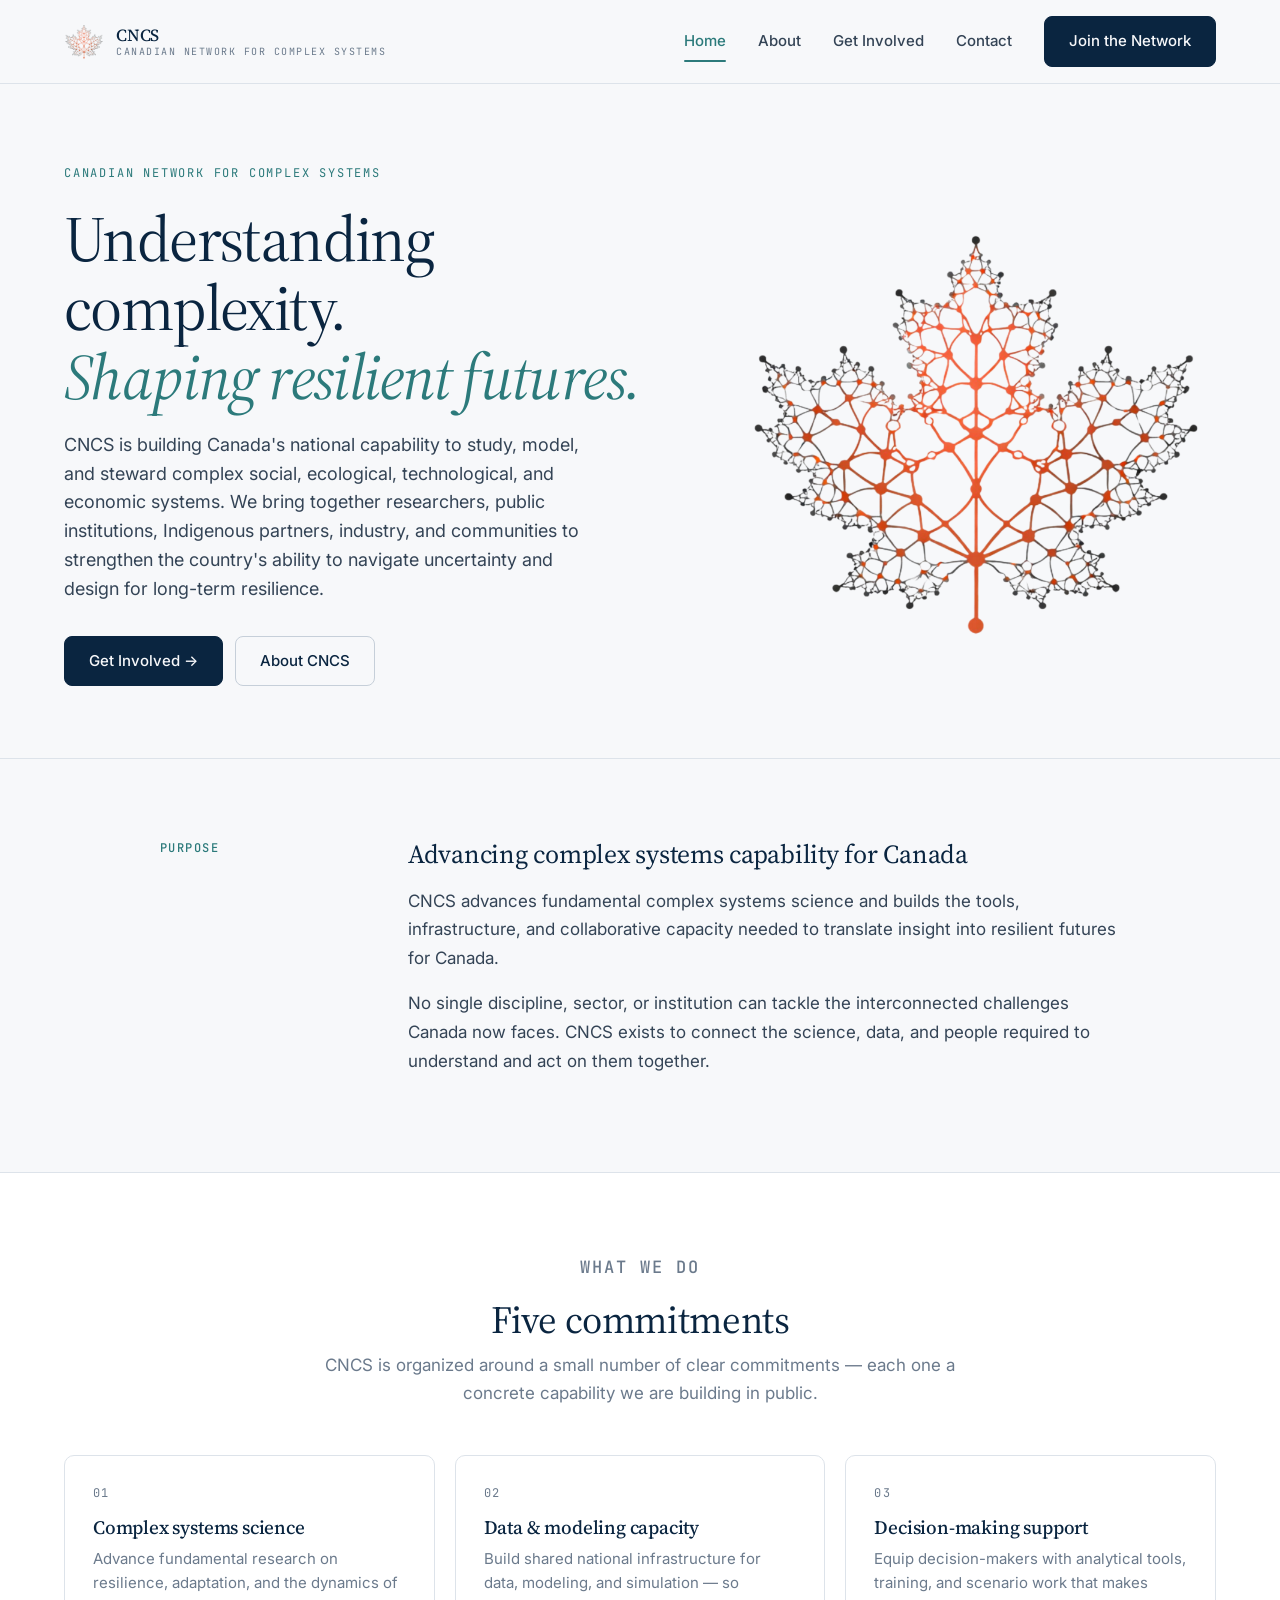
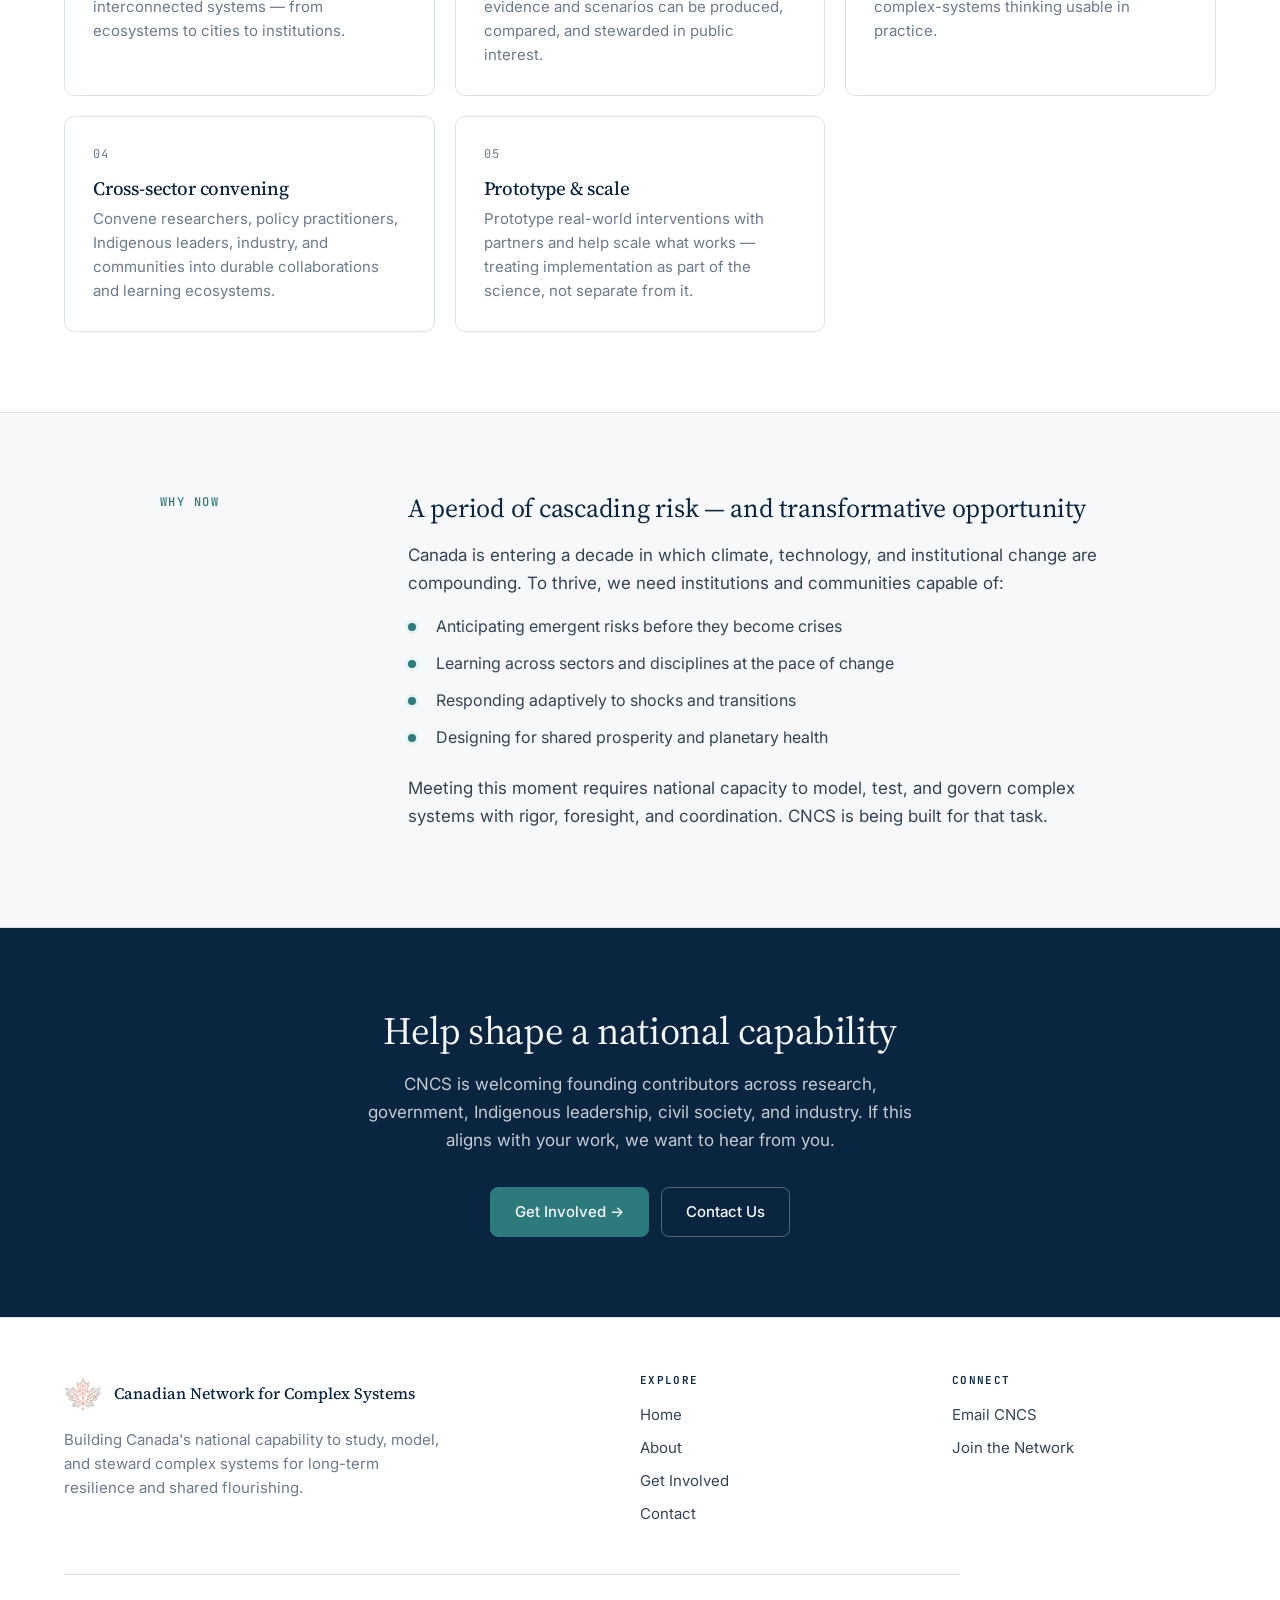
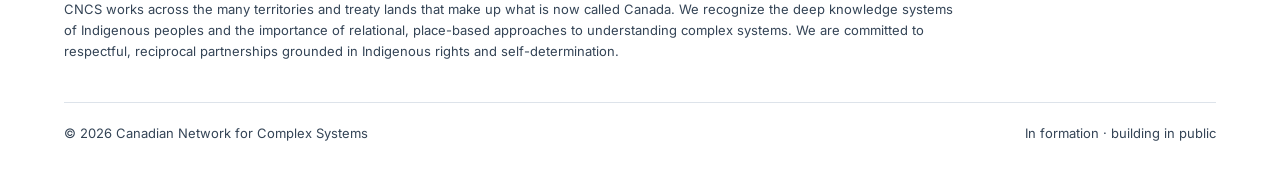
<file: index.html>
<!DOCTYPE html>
<html lang="en">
<head>
  <meta charset="UTF-8">
  <meta name="viewport" content="width=device-width, initial-scale=1.0">
  <title>Canadian Network for Complex Systems</title>
  <meta name="description" content="CNCS is building Canada's national capability to study, model, and steward complex social, ecological, technological, and economic systems.">
  <link rel="preconnect" href="https://fonts.googleapis.com">
  <link rel="preconnect" href="https://fonts.gstatic.com" crossorigin>
  <link href="https://fonts.googleapis.com/css2?family=Inter:wght@400;500;600;700&family=JetBrains+Mono:wght@400;500&family=Source+Serif+4:ital,wght@0,300;0,400;0,500;0,600;1,400&display=swap" rel="stylesheet">
  <link rel="stylesheet" href="css/styles.css">
  <link rel="icon" href="images/logo-mark.png" type="image/png">
</head>
<body>

  <nav class="nav">
    <div class="container">
      <div class="nav-inner">
        <a href="index.html" class="nav-logo">
          <img src="images/logo-mark.png" alt="CNCS" class="nav-logo-img">
          <span class="nav-logo-text">
            CNCS
            <small>Canadian Network for Complex Systems</small>
          </span>
        </a>
        <div class="nav-links" id="navLinks">
          <a href="index.html" class="nav-link">Home</a>
          <a href="about.html" class="nav-link">About</a>
          <a href="get-involved.html" class="nav-link">Get Involved</a>
          <a href="contact.html" class="nav-link">Contact</a>
          <a href="get-involved.html" class="btn btn-primary">Join the Network</a>
        </div>
        <button class="nav-mobile-toggle" id="navToggle" aria-label="Menu">
          <svg xmlns="http://www.w3.org/2000/svg" width="20" height="20" viewBox="0 0 24 24" fill="none" stroke="currentColor" stroke-width="2">
            <line x1="3" y1="6" x2="21" y2="6"></line>
            <line x1="3" y1="12" x2="21" y2="12"></line>
            <line x1="3" y1="18" x2="21" y2="18"></line>
          </svg>
        </button>
      </div>
    </div>
  </nav>

  <section class="hero">
    <div class="container">
      <div class="hero-grid">
        <div class="hero-content">
          <div class="hero-eyebrow">Canadian Network for Complex Systems</div>
          <h1 class="hero-title">Understanding complexity.<br><em>Shaping resilient futures.</em></h1>
          <p class="hero-description">CNCS is building Canada's national capability to study, model, and steward complex social, ecological, technological, and economic systems. We bring together researchers, public institutions, Indigenous partners, industry, and communities to strengthen the country's ability to navigate uncertainty and design for long-term resilience.</p>
          <div class="hero-actions">
            <a href="get-involved.html" class="btn btn-primary">Get Involved →</a>
            <a href="about.html" class="btn btn-secondary">About CNCS</a>
          </div>
        </div>
        <div class="hero-logo" aria-hidden="true">
          <img src="images/logo-mark.png" alt="" class="hero-logo-img">
          <span class="hero-logo-core"></span>
          <span class="hero-logo-pulse" style="left:50%;  top:10%; animation-delay:0s"></span>
          <span class="hero-logo-pulse" style="left:19%;  top:33%; animation-delay:0.6s"></span>
          <span class="hero-logo-pulse" style="left:81%;  top:33%; animation-delay:1.2s"></span>
          <span class="hero-logo-pulse" style="left:8%;   top:50%; animation-delay:1.8s"></span>
          <span class="hero-logo-pulse" style="left:92%;  top:50%; animation-delay:2.4s"></span>
          <span class="hero-logo-pulse" style="left:22%;  top:73%; animation-delay:3.0s"></span>
          <span class="hero-logo-pulse" style="left:78%;  top:73%; animation-delay:3.6s"></span>
          <span class="hero-logo-pulse" style="left:50%;  top:95%; animation-delay:4.2s"></span>
        </div>
      </div>
    </div>
  </section>

  <section class="section">
    <div class="container">
      <div class="content-grid">
        <div class="content-sidebar">
          <p class="label">Purpose</p>
        </div>
        <div class="content-body">
          <h3>Advancing complex systems capability for Canada</h3>
          <p>CNCS advances fundamental complex systems science and builds the tools, infrastructure, and collaborative capacity needed to translate insight into resilient futures for Canada.</p>
          <p>No single discipline, sector, or institution can tackle the interconnected challenges Canada now faces. CNCS exists to connect the science, data, and people required to understand and act on them together.</p>
        </div>
      </div>
    </div>
  </section>

  <section class="section bg-white">
    <div class="container">
      <div class="section-header">
        <p class="label">What We Do</p>
        <h2>Five commitments</h2>
        <p>CNCS is organized around a small number of clear commitments — each one a concrete capability we are building in public.</p>
      </div>
      <div class="cards-grid">
        <article class="card">
          <span class="card-num">01</span>
          <h3>Complex systems science</h3>
          <p>Advance fundamental research on resilience, adaptation, and the dynamics of interconnected systems — from ecosystems to cities to institutions.</p>
        </article>
        <article class="card">
          <span class="card-num">02</span>
          <h3>Data &amp; modeling capacity</h3>
          <p>Build shared national infrastructure for data, modeling, and simulation — so evidence and scenarios can be produced, compared, and stewarded in public interest.</p>
        </article>
        <article class="card">
          <span class="card-num">03</span>
          <h3>Decision-making support</h3>
          <p>Equip decision-makers with analytical tools, training, and scenario work that makes complex-systems thinking usable in practice.</p>
        </article>
        <article class="card">
          <span class="card-num">04</span>
          <h3>Cross-sector convening</h3>
          <p>Convene researchers, policy practitioners, Indigenous leaders, industry, and communities into durable collaborations and learning ecosystems.</p>
        </article>
        <article class="card">
          <span class="card-num">05</span>
          <h3>Prototype &amp; scale</h3>
          <p>Prototype real-world interventions with partners and help scale what works — treating implementation as part of the science, not separate from it.</p>
        </article>
      </div>
    </div>
  </section>

  <section class="section">
    <div class="container">
      <div class="content-grid">
        <div class="content-sidebar">
          <p class="label">Why Now</p>
        </div>
        <div class="content-body">
          <h3>A period of cascading risk — and transformative opportunity</h3>
          <p>Canada is entering a decade in which climate, technology, and institutional change are compounding. To thrive, we need institutions and communities capable of:</p>
          <ul class="checklist">
            <li>Anticipating emergent risks before they become crises</li>
            <li>Learning across sectors and disciplines at the pace of change</li>
            <li>Responding adaptively to shocks and transitions</li>
            <li>Designing for shared prosperity and planetary health</li>
          </ul>
          <p>Meeting this moment requires national capacity to model, test, and govern complex systems with rigor, foresight, and coordination. CNCS is being built for that task.</p>
        </div>
      </div>
    </div>
  </section>

  <section class="cta">
    <div class="container">
      <h2>Help shape a national capability</h2>
      <p>CNCS is welcoming founding contributors across research, government, Indigenous leadership, civil society, and industry. If this aligns with your work, we want to hear from you.</p>
      <div style="display:flex; gap:0.75rem; justify-content:center; flex-wrap:wrap;">
        <a href="get-involved.html" class="btn btn-primary">Get Involved →</a>
        <a href="contact.html" class="btn btn-secondary">Contact Us</a>
      </div>
    </div>
  </section>

  <footer class="footer">
    <div class="container">
      <div class="footer-grid">
        <div>
          <div class="footer-brand">
            <img src="images/logo-mark.png" alt="CNCS">
            <span class="footer-brand-text">Canadian Network for Complex Systems</span>
          </div>
          <p class="footer-about">Building Canada's national capability to study, model, and steward complex systems for long-term resilience and shared flourishing.</p>
        </div>
        <div>
          <h4 class="footer-heading">Explore</h4>
          <a href="index.html" class="footer-link">Home</a>
          <a href="about.html" class="footer-link">About</a>
          <a href="get-involved.html" class="footer-link">Get Involved</a>
          <a href="contact.html" class="footer-link">Contact</a>
        </div>
        <div>
          <h4 class="footer-heading">Connect</h4>
          <a href="contact.html" class="footer-link">Email CNCS</a>
          <a href="get-involved.html" class="footer-link">Join the Network</a>
        </div>
      </div>
      <div class="footer-acknowledgment">
        <p>CNCS works across the many territories and treaty lands that make up what is now called Canada. We recognize the deep knowledge systems of Indigenous peoples and the importance of relational, place-based approaches to understanding complex systems. We are committed to respectful, reciprocal partnerships grounded in Indigenous rights and self-determination.</p>
      </div>
      <div class="footer-bottom">
        <p>© 2026 Canadian Network for Complex Systems</p>
        <p>In formation · building in public</p>
      </div>
    </div>
  </footer>

  <script src="js/main.js"></script>
</body>
</html>
</file>
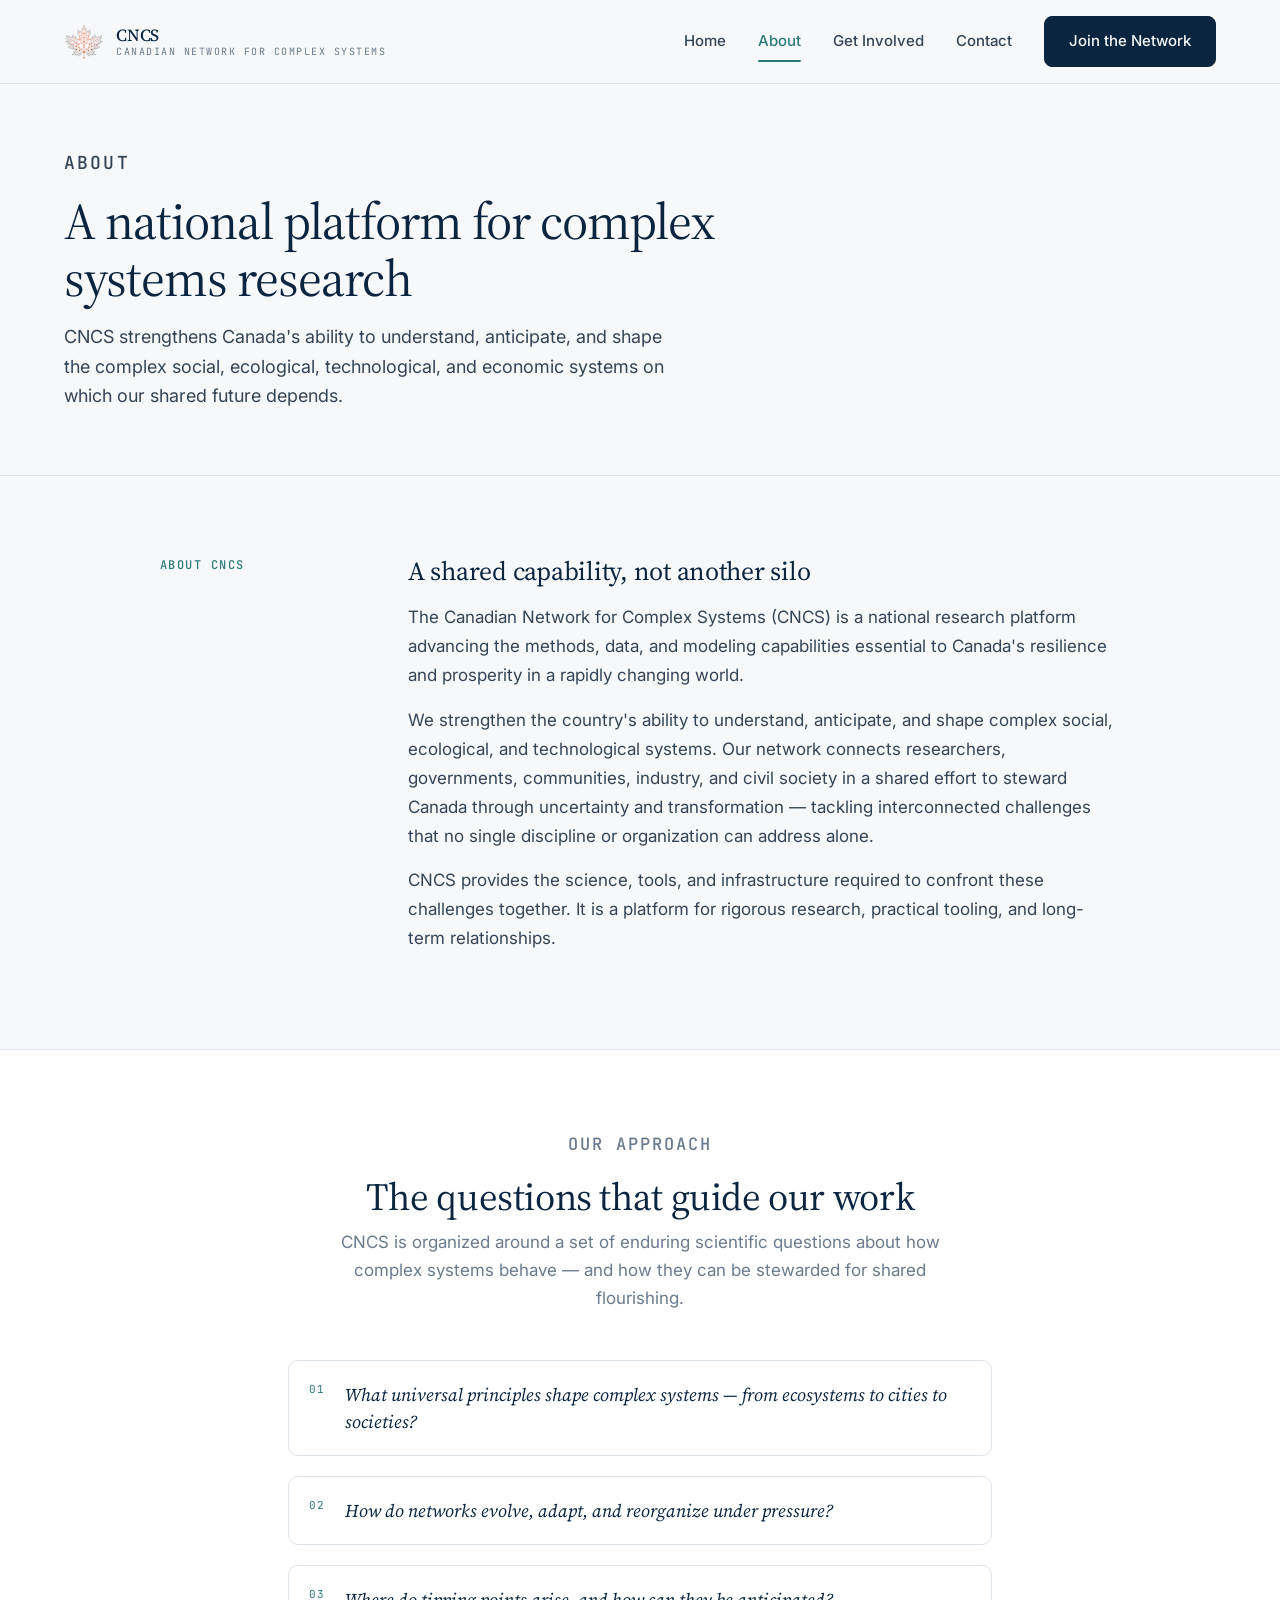
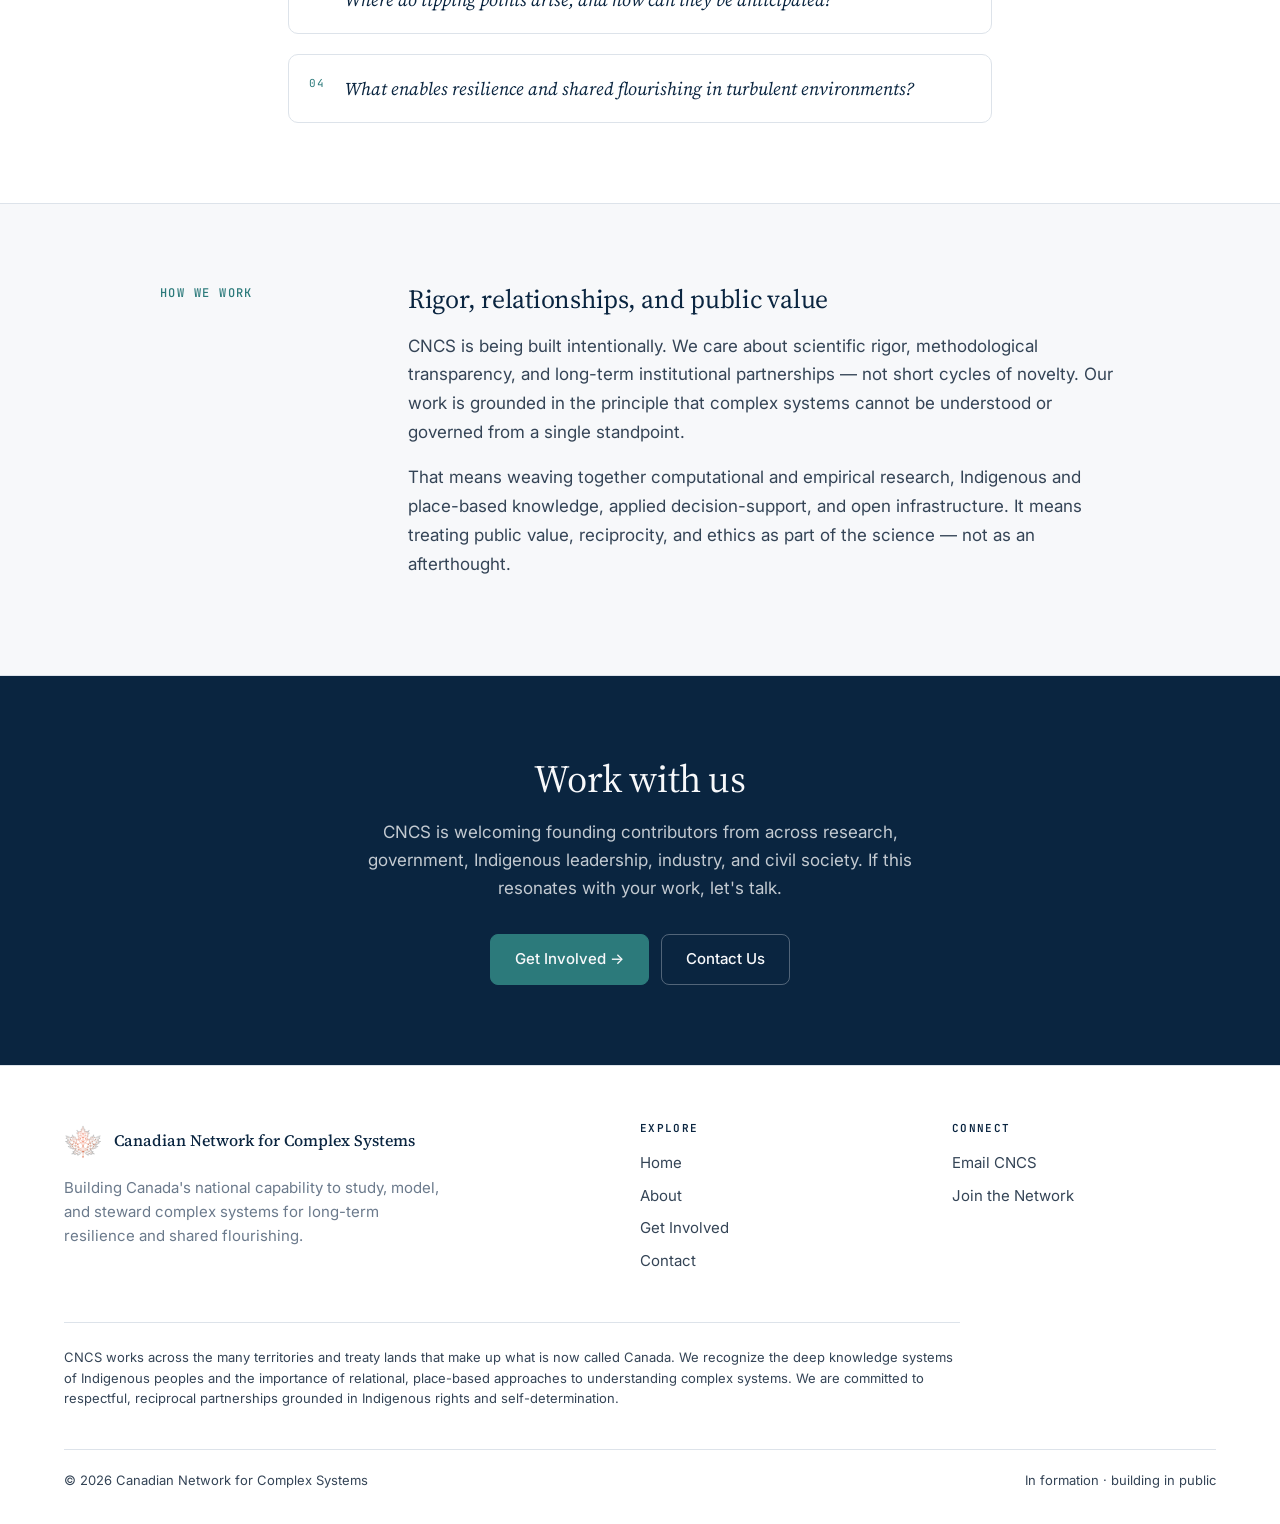
<file: about.html>
<!DOCTYPE html>
<html lang="en">
<head>
  <meta charset="UTF-8">
  <meta name="viewport" content="width=device-width, initial-scale=1.0">
  <title>About | Canadian Network for Complex Systems</title>
  <meta name="description" content="CNCS is a national research platform advancing the methods, data, and modeling capabilities Canada needs for resilience and shared prosperity.">
  <link rel="preconnect" href="https://fonts.googleapis.com">
  <link rel="preconnect" href="https://fonts.gstatic.com" crossorigin>
  <link href="https://fonts.googleapis.com/css2?family=Inter:wght@400;500;600;700&family=JetBrains+Mono:wght@400;500&family=Source+Serif+4:ital,wght@0,300;0,400;0,500;0,600;1,400&display=swap" rel="stylesheet">
  <link rel="stylesheet" href="css/styles.css">
  <link rel="icon" href="images/logo-mark.png" type="image/png">
</head>
<body>

  <nav class="nav">
    <div class="container">
      <div class="nav-inner">
        <a href="index.html" class="nav-logo">
          <img src="images/logo-mark.png" alt="CNCS" class="nav-logo-img">
          <span class="nav-logo-text">CNCS<small>Canadian Network for Complex Systems</small></span>
        </a>
        <div class="nav-links" id="navLinks">
          <a href="index.html" class="nav-link">Home</a>
          <a href="about.html" class="nav-link">About</a>
          <a href="get-involved.html" class="nav-link">Get Involved</a>
          <a href="contact.html" class="nav-link">Contact</a>
          <a href="get-involved.html" class="btn btn-primary">Join the Network</a>
        </div>
        <button class="nav-mobile-toggle" id="navToggle" aria-label="Menu">
          <svg xmlns="http://www.w3.org/2000/svg" width="20" height="20" viewBox="0 0 24 24" fill="none" stroke="currentColor" stroke-width="2"><line x1="3" y1="6" x2="21" y2="6"/><line x1="3" y1="12" x2="21" y2="12"/><line x1="3" y1="18" x2="21" y2="18"/></svg>
        </button>
      </div>
    </div>
  </nav>

  <section class="page-hero">
    <div class="container">
      <div class="page-hero-inner">
        <p class="label">About</p>
        <h1>A national platform for complex systems research</h1>
        <p>CNCS strengthens Canada's ability to understand, anticipate, and shape the complex social, ecological, technological, and economic systems on which our shared future depends.</p>
      </div>
    </div>
  </section>

  <section class="section">
    <div class="container">
      <div class="content-grid">
        <div class="content-sidebar"><p class="label">About CNCS</p></div>
        <div class="content-body">
          <h3>A shared capability, not another silo</h3>
          <p>The Canadian Network for Complex Systems (CNCS) is a national research platform advancing the methods, data, and modeling capabilities essential to Canada's resilience and prosperity in a rapidly changing world.</p>
          <p>We strengthen the country's ability to understand, anticipate, and shape complex social, ecological, and technological systems. Our network connects researchers, governments, communities, industry, and civil society in a shared effort to steward Canada through uncertainty and transformation — tackling interconnected challenges that no single discipline or organization can address alone.</p>
          <p>CNCS provides the science, tools, and infrastructure required to confront these challenges together. It is a platform for rigorous research, practical tooling, and long-term relationships.</p>
        </div>
      </div>
    </div>
  </section>

  <section class="section bg-white">
    <div class="container">
      <div class="section-header">
        <p class="label">Our Approach</p>
        <h2>The questions that guide our work</h2>
        <p>CNCS is organized around a set of enduring scientific questions about how complex systems behave — and how they can be stewarded for shared flourishing.</p>
      </div>
      <div style="max-width: 44rem; margin: 0 auto;">
        <ol class="questions">
          <li>What universal principles shape complex systems — from ecosystems to cities to societies?</li>
          <li>How do networks evolve, adapt, and reorganize under pressure?</li>
          <li>Where do tipping points arise, and how can they be anticipated?</li>
          <li>What enables resilience and shared flourishing in turbulent environments?</li>
        </ol>
      </div>
    </div>
  </section>

  <section class="section">
    <div class="container">
      <div class="content-grid">
        <div class="content-sidebar"><p class="label">How we work</p></div>
        <div class="content-body">
          <h3>Rigor, relationships, and public value</h3>
          <p>CNCS is being built intentionally. We care about scientific rigor, methodological transparency, and long-term institutional partnerships — not short cycles of novelty. Our work is grounded in the principle that complex systems cannot be understood or governed from a single standpoint.</p>
          <p>That means weaving together computational and empirical research, Indigenous and place-based knowledge, applied decision-support, and open infrastructure. It means treating public value, reciprocity, and ethics as part of the science — not as an afterthought.</p>
        </div>
      </div>
    </div>
  </section>

  <section class="cta">
    <div class="container">
      <h2>Work with us</h2>
      <p>CNCS is welcoming founding contributors from across research, government, Indigenous leadership, industry, and civil society. If this resonates with your work, let's talk.</p>
      <div style="display:flex; gap:0.75rem; justify-content:center; flex-wrap:wrap;">
        <a href="get-involved.html" class="btn btn-primary">Get Involved →</a>
        <a href="contact.html" class="btn btn-secondary">Contact Us</a>
      </div>
    </div>
  </section>

  <footer class="footer">
    <div class="container">
      <div class="footer-grid">
        <div>
          <div class="footer-brand">
            <img src="images/logo-mark.png" alt="CNCS">
            <span class="footer-brand-text">Canadian Network for Complex Systems</span>
          </div>
          <p class="footer-about">Building Canada's national capability to study, model, and steward complex systems for long-term resilience and shared flourishing.</p>
        </div>
        <div>
          <h4 class="footer-heading">Explore</h4>
          <a href="index.html" class="footer-link">Home</a>
          <a href="about.html" class="footer-link">About</a>
          <a href="get-involved.html" class="footer-link">Get Involved</a>
          <a href="contact.html" class="footer-link">Contact</a>
        </div>
        <div>
          <h4 class="footer-heading">Connect</h4>
          <a href="contact.html" class="footer-link">Email CNCS</a>
          <a href="get-involved.html" class="footer-link">Join the Network</a>
        </div>
      </div>
      <div class="footer-acknowledgment">
        <p>CNCS works across the many territories and treaty lands that make up what is now called Canada. We recognize the deep knowledge systems of Indigenous peoples and the importance of relational, place-based approaches to understanding complex systems. We are committed to respectful, reciprocal partnerships grounded in Indigenous rights and self-determination.</p>
      </div>
      <div class="footer-bottom">
        <p>© 2026 Canadian Network for Complex Systems</p>
        <p>In formation · building in public</p>
      </div>
    </div>
  </footer>

  <script src="js/main.js"></script>
</body>
</html>
</file>
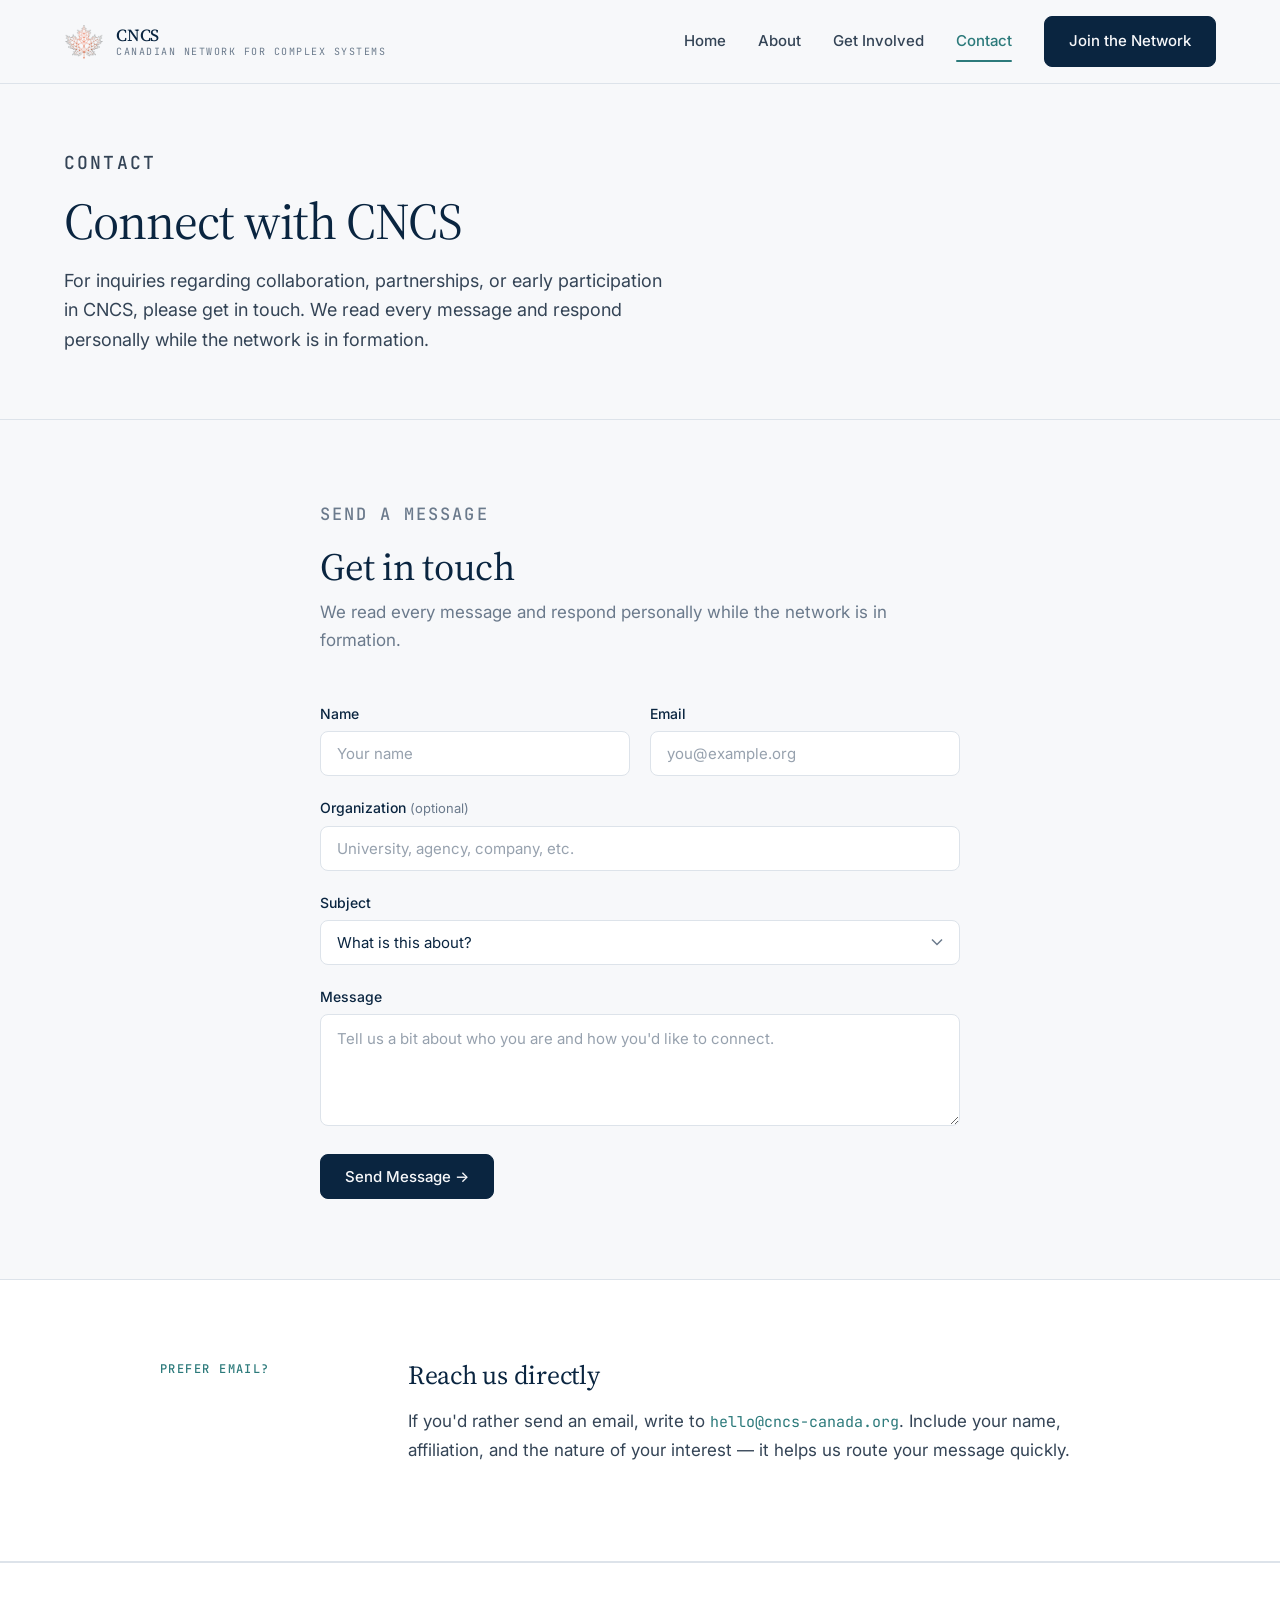
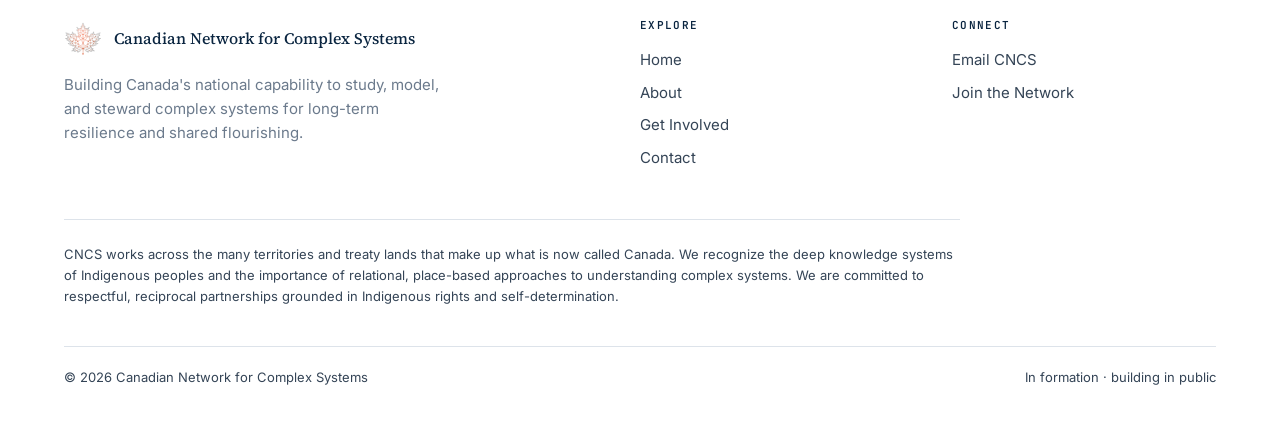
<file: contact.html>
<!DOCTYPE html>
<html lang="en">
<head>
  <meta charset="UTF-8">
  <meta name="viewport" content="width=device-width, initial-scale=1.0">
  <title>Contact | Canadian Network for Complex Systems</title>
  <meta name="description" content="Contact CNCS for inquiries regarding collaboration, partnerships, or early participation in the Canadian Network for Complex Systems.">
  <link rel="preconnect" href="https://fonts.googleapis.com">
  <link rel="preconnect" href="https://fonts.gstatic.com" crossorigin>
  <link href="https://fonts.googleapis.com/css2?family=Inter:wght@400;500;600;700&family=JetBrains+Mono:wght@400;500&family=Source+Serif+4:ital,wght@0,300;0,400;0,500;0,600;1,400&display=swap" rel="stylesheet">
  <link rel="stylesheet" href="css/styles.css">
  <link rel="icon" href="images/logo-mark.png" type="image/png">
</head>
<body>

  <nav class="nav">
    <div class="container">
      <div class="nav-inner">
        <a href="index.html" class="nav-logo">
          <img src="images/logo-mark.png" alt="CNCS" class="nav-logo-img">
          <span class="nav-logo-text">CNCS<small>Canadian Network for Complex Systems</small></span>
        </a>
        <div class="nav-links" id="navLinks">
          <a href="index.html" class="nav-link">Home</a>
          <a href="about.html" class="nav-link">About</a>
          <a href="get-involved.html" class="nav-link">Get Involved</a>
          <a href="contact.html" class="nav-link">Contact</a>
          <a href="get-involved.html" class="btn btn-primary">Join the Network</a>
        </div>
        <button class="nav-mobile-toggle" id="navToggle" aria-label="Menu">
          <svg xmlns="http://www.w3.org/2000/svg" width="20" height="20" viewBox="0 0 24 24" fill="none" stroke="currentColor" stroke-width="2"><line x1="3" y1="6" x2="21" y2="6"/><line x1="3" y1="12" x2="21" y2="12"/><line x1="3" y1="18" x2="21" y2="18"/></svg>
        </button>
      </div>
    </div>
  </nav>

  <section class="page-hero">
    <div class="container">
      <div class="page-hero-inner">
        <p class="label">Contact</p>
        <h1>Connect with CNCS</h1>
        <p>For inquiries regarding collaboration, partnerships, or early participation in CNCS, please get in touch. We read every message and respond personally while the network is in formation.</p>
      </div>
    </div>
  </section>

  <section class="section">
    <div class="container">
      <div class="form">
        <div class="section-header left">
          <p class="label">Send a message</p>
          <h2>Get in touch</h2>
          <p>We read every message and respond personally while the network is in formation.</p>
        </div>
        <form name="contact" method="POST" data-netlify="true" action="/thank-you.html">
          <input type="hidden" name="form-name" value="contact">
          <div class="form-row">
            <div class="form-group">
              <label class="form-label" for="contact-name">Name</label>
              <input class="form-input" type="text" id="contact-name" name="name" placeholder="Your name" required>
            </div>
            <div class="form-group">
              <label class="form-label" for="contact-email">Email</label>
              <input class="form-input" type="email" id="contact-email" name="email" placeholder="you@example.org" required>
            </div>
          </div>
          <div class="form-group">
            <label class="form-label" for="contact-org">Organization <span class="optional">(optional)</span></label>
            <input class="form-input" type="text" id="contact-org" name="organization" placeholder="University, agency, company, etc.">
          </div>
          <div class="form-group">
            <label class="form-label" for="contact-subject">Subject</label>
            <select class="form-select" id="contact-subject" name="subject" required>
              <option value="" disabled selected>What is this about?</option>
              <option value="General inquiry">General inquiry</option>
              <option value="Research collaboration">Research collaboration</option>
              <option value="Partnership">Partnership</option>
              <option value="Funding">Funding</option>
              <option value="Media / press">Media / press</option>
              <option value="Other">Other</option>
            </select>
          </div>
          <div class="form-group">
            <label class="form-label" for="contact-message">Message</label>
            <textarea class="form-textarea" id="contact-message" name="message" placeholder="Tell us a bit about who you are and how you'd like to connect." required></textarea>
          </div>
          <button type="submit" class="btn btn-primary form-submit">Send Message →</button>
        </form>
      </div>
    </div>
  </section>

  <section class="section bg-white">
    <div class="container">
      <div class="content-grid">
        <div class="content-sidebar"><p class="label">Prefer email?</p></div>
        <div class="content-body">
          <h3>Reach us directly</h3>
          <p>If you'd rather send an email, write to <a href="mailto:hello@cncs-canada.org" style="font-family:'JetBrains Mono',monospace; font-size:0.9375rem;">hello@cncs-canada.org</a>. Include your name, affiliation, and the nature of your interest — it helps us route your message quickly.</p>
        </div>
      </div>
    </div>
  </section>

  <footer class="footer">
    <div class="container">
      <div class="footer-grid">
        <div>
          <div class="footer-brand">
            <img src="images/logo-mark.png" alt="CNCS">
            <span class="footer-brand-text">Canadian Network for Complex Systems</span>
          </div>
          <p class="footer-about">Building Canada's national capability to study, model, and steward complex systems for long-term resilience and shared flourishing.</p>
        </div>
        <div>
          <h4 class="footer-heading">Explore</h4>
          <a href="index.html" class="footer-link">Home</a>
          <a href="about.html" class="footer-link">About</a>
          <a href="get-involved.html" class="footer-link">Get Involved</a>
          <a href="contact.html" class="footer-link">Contact</a>
        </div>
        <div>
          <h4 class="footer-heading">Connect</h4>
          <a href="contact.html" class="footer-link">Email CNCS</a>
          <a href="get-involved.html" class="footer-link">Join the Network</a>
        </div>
      </div>
      <div class="footer-acknowledgment">
        <p>CNCS works across the many territories and treaty lands that make up what is now called Canada. We recognize the deep knowledge systems of Indigenous peoples and the importance of relational, place-based approaches to understanding complex systems. We are committed to respectful, reciprocal partnerships grounded in Indigenous rights and self-determination.</p>
      </div>
      <div class="footer-bottom">
        <p>© 2026 Canadian Network for Complex Systems</p>
        <p>In formation · building in public</p>
      </div>
    </div>
  </footer>

  <script src="js/main.js"></script>
</body>
</html>
</file>
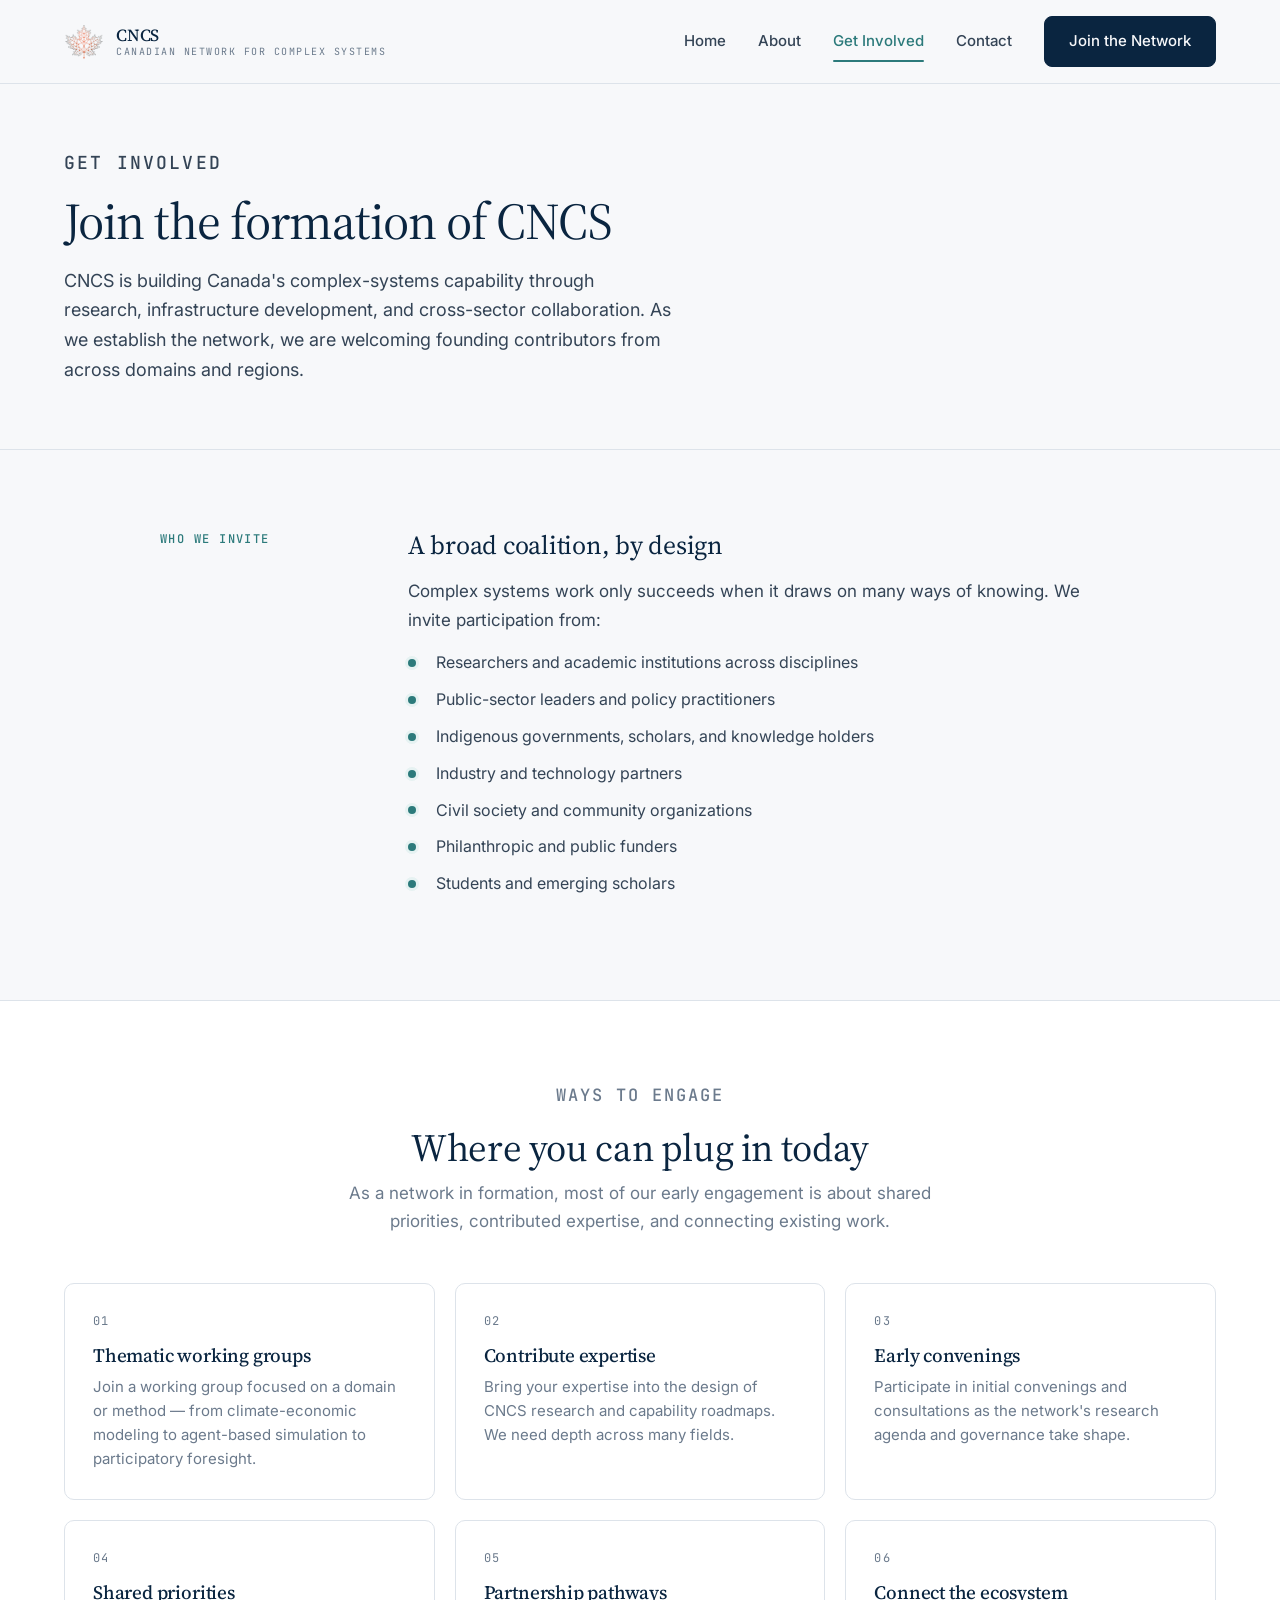
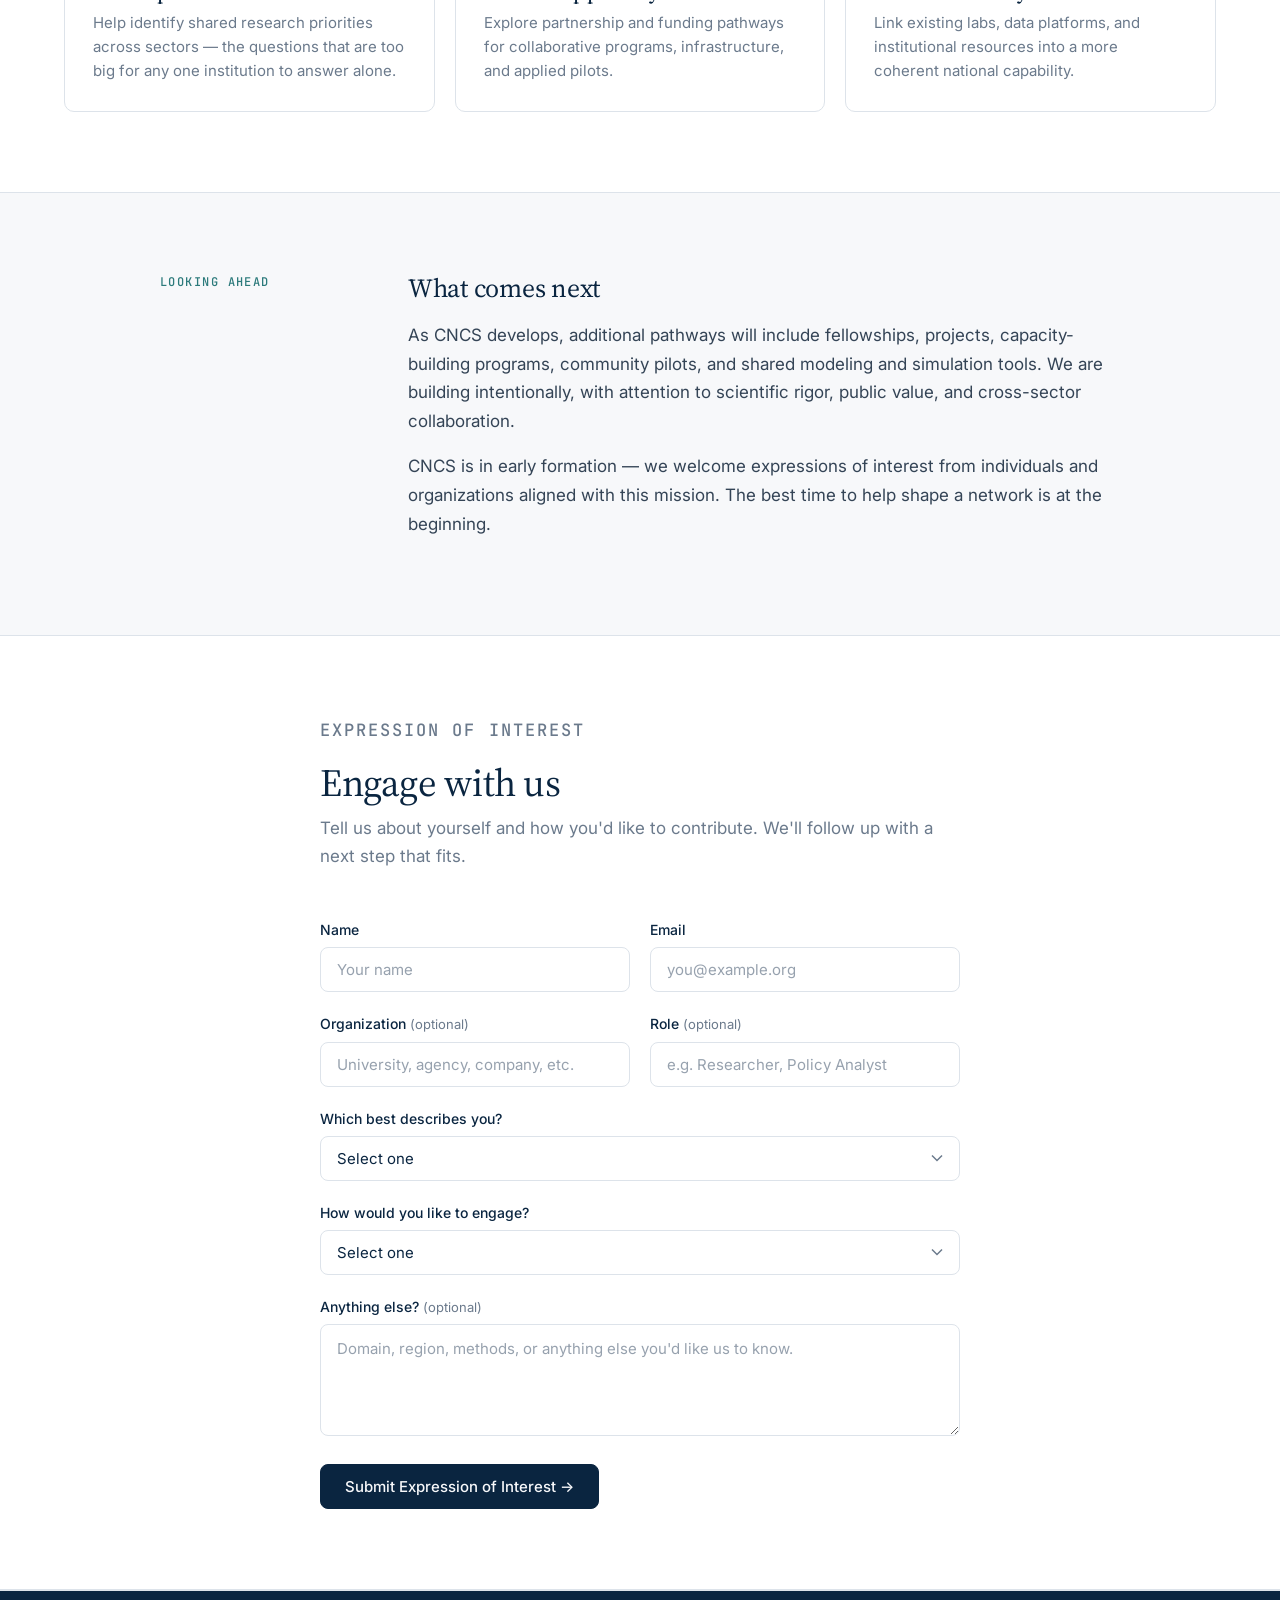
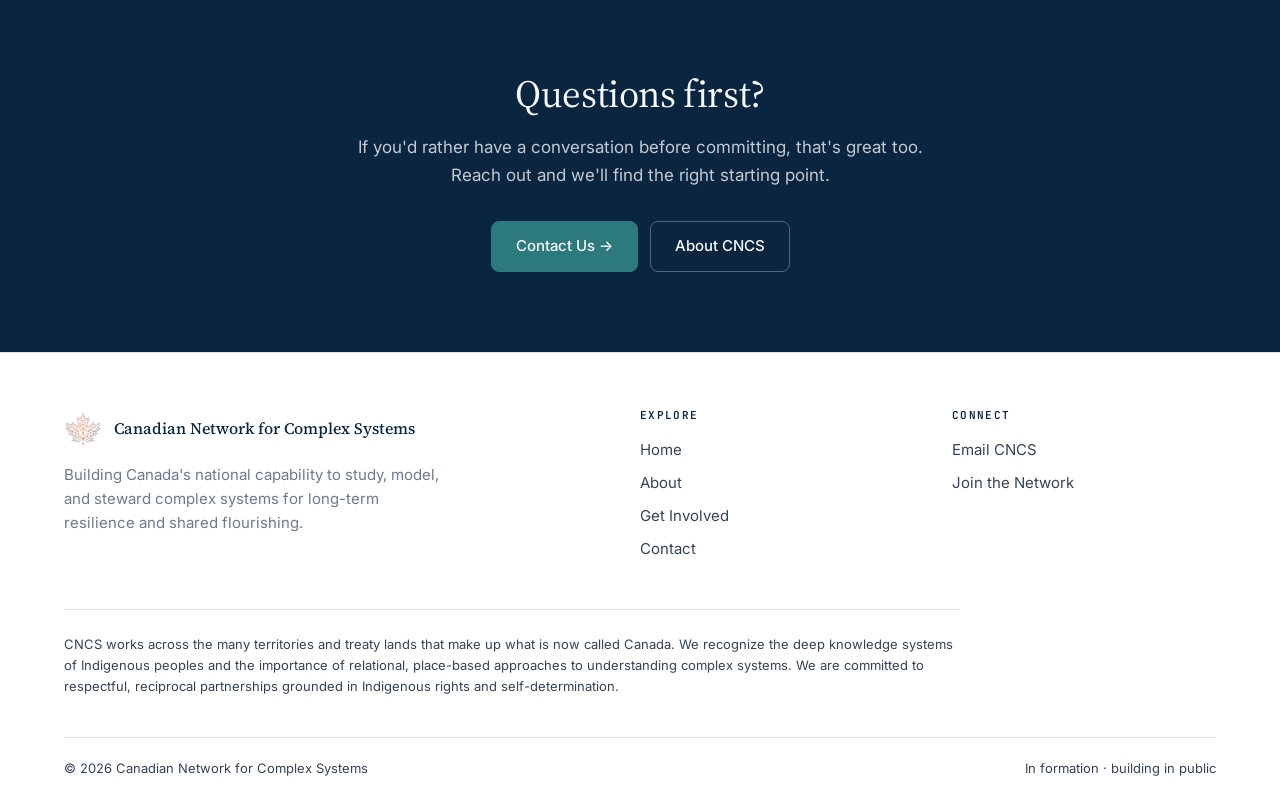
<file: get-involved.html>
<!DOCTYPE html>
<html lang="en">
<head>
  <meta charset="UTF-8">
  <meta name="viewport" content="width=device-width, initial-scale=1.0">
  <title>Get Involved | Canadian Network for Complex Systems</title>
  <meta name="description" content="CNCS is welcoming founding contributors across research, government, Indigenous leadership, civil society, and industry. Join the formation of the network.">
  <link rel="preconnect" href="https://fonts.googleapis.com">
  <link rel="preconnect" href="https://fonts.gstatic.com" crossorigin>
  <link href="https://fonts.googleapis.com/css2?family=Inter:wght@400;500;600;700&family=JetBrains+Mono:wght@400;500&family=Source+Serif+4:ital,wght@0,300;0,400;0,500;0,600;1,400&display=swap" rel="stylesheet">
  <link rel="stylesheet" href="css/styles.css">
  <link rel="icon" href="images/logo-mark.png" type="image/png">
</head>
<body>

  <nav class="nav">
    <div class="container">
      <div class="nav-inner">
        <a href="index.html" class="nav-logo">
          <img src="images/logo-mark.png" alt="CNCS" class="nav-logo-img">
          <span class="nav-logo-text">CNCS<small>Canadian Network for Complex Systems</small></span>
        </a>
        <div class="nav-links" id="navLinks">
          <a href="index.html" class="nav-link">Home</a>
          <a href="about.html" class="nav-link">About</a>
          <a href="get-involved.html" class="nav-link">Get Involved</a>
          <a href="contact.html" class="nav-link">Contact</a>
          <a href="get-involved.html" class="btn btn-primary">Join the Network</a>
        </div>
        <button class="nav-mobile-toggle" id="navToggle" aria-label="Menu">
          <svg xmlns="http://www.w3.org/2000/svg" width="20" height="20" viewBox="0 0 24 24" fill="none" stroke="currentColor" stroke-width="2"><line x1="3" y1="6" x2="21" y2="6"/><line x1="3" y1="12" x2="21" y2="12"/><line x1="3" y1="18" x2="21" y2="18"/></svg>
        </button>
      </div>
    </div>
  </nav>

  <section class="page-hero">
    <div class="container">
      <div class="page-hero-inner">
        <p class="label">Get Involved</p>
        <h1>Join the formation of CNCS</h1>
        <p>CNCS is building Canada's complex-systems capability through research, infrastructure development, and cross-sector collaboration. As we establish the network, we are welcoming founding contributors from across domains and regions.</p>
      </div>
    </div>
  </section>

  <section class="section">
    <div class="container">
      <div class="content-grid">
        <div class="content-sidebar"><p class="label">Who we invite</p></div>
        <div class="content-body">
          <h3>A broad coalition, by design</h3>
          <p>Complex systems work only succeeds when it draws on many ways of knowing. We invite participation from:</p>
          <ul class="checklist">
            <li>Researchers and academic institutions across disciplines</li>
            <li>Public-sector leaders and policy practitioners</li>
            <li>Indigenous governments, scholars, and knowledge holders</li>
            <li>Industry and technology partners</li>
            <li>Civil society and community organizations</li>
            <li>Philanthropic and public funders</li>
            <li>Students and emerging scholars</li>
          </ul>
        </div>
      </div>
    </div>
  </section>

  <section class="section bg-white">
    <div class="container">
      <div class="section-header">
        <p class="label">Ways to Engage</p>
        <h2>Where you can plug in today</h2>
        <p>As a network in formation, most of our early engagement is about shared priorities, contributed expertise, and connecting existing work.</p>
      </div>
      <div class="cards-grid">
        <article class="card">
          <span class="card-num">01</span>
          <h3>Thematic working groups</h3>
          <p>Join a working group focused on a domain or method — from climate-economic modeling to agent-based simulation to participatory foresight.</p>
        </article>
        <article class="card">
          <span class="card-num">02</span>
          <h3>Contribute expertise</h3>
          <p>Bring your expertise into the design of CNCS research and capability roadmaps. We need depth across many fields.</p>
        </article>
        <article class="card">
          <span class="card-num">03</span>
          <h3>Early convenings</h3>
          <p>Participate in initial convenings and consultations as the network's research agenda and governance take shape.</p>
        </article>
        <article class="card">
          <span class="card-num">04</span>
          <h3>Shared priorities</h3>
          <p>Help identify shared research priorities across sectors — the questions that are too big for any one institution to answer alone.</p>
        </article>
        <article class="card">
          <span class="card-num">05</span>
          <h3>Partnership pathways</h3>
          <p>Explore partnership and funding pathways for collaborative programs, infrastructure, and applied pilots.</p>
        </article>
        <article class="card">
          <span class="card-num">06</span>
          <h3>Connect the ecosystem</h3>
          <p>Link existing labs, data platforms, and institutional resources into a more coherent national capability.</p>
        </article>
      </div>
    </div>
  </section>

  <section class="section">
    <div class="container">
      <div class="content-grid">
        <div class="content-sidebar"><p class="label">Looking ahead</p></div>
        <div class="content-body">
          <h3>What comes next</h3>
          <p>As CNCS develops, additional pathways will include fellowships, projects, capacity-building programs, community pilots, and shared modeling and simulation tools. We are building intentionally, with attention to scientific rigor, public value, and cross-sector collaboration.</p>
          <p>CNCS is in early formation — we welcome expressions of interest from individuals and organizations aligned with this mission. The best time to help shape a network is at the beginning.</p>
        </div>
      </div>
    </div>
  </section>

  <section class="section bg-white">
    <div class="container">
      <div class="form">
        <div class="section-header left">
          <p class="label">Expression of Interest</p>
          <h2>Engage with us</h2>
          <p>Tell us about yourself and how you'd like to contribute. We'll follow up with a next step that fits.</p>
        </div>
        <form name="engage" method="POST" data-netlify="true" action="/thank-you.html">
          <input type="hidden" name="form-name" value="engage">
          <div class="form-row">
            <div class="form-group">
              <label class="form-label" for="engage-name">Name</label>
              <input class="form-input" type="text" id="engage-name" name="name" placeholder="Your name" required>
            </div>
            <div class="form-group">
              <label class="form-label" for="engage-email">Email</label>
              <input class="form-input" type="email" id="engage-email" name="email" placeholder="you@example.org" required>
            </div>
          </div>
          <div class="form-row">
            <div class="form-group">
              <label class="form-label" for="engage-org">Organization <span class="optional">(optional)</span></label>
              <input class="form-input" type="text" id="engage-org" name="organization" placeholder="University, agency, company, etc.">
            </div>
            <div class="form-group">
              <label class="form-label" for="engage-role">Role <span class="optional">(optional)</span></label>
              <input class="form-input" type="text" id="engage-role" name="role" placeholder="e.g. Researcher, Policy Analyst">
            </div>
          </div>
          <div class="form-group">
            <label class="form-label" for="engage-sector">Which best describes you?</label>
            <select class="form-select" id="engage-sector" name="sector" required>
              <option value="" disabled selected>Select one</option>
              <option value="Researcher / Academic">Researcher / Academic</option>
              <option value="Public sector / Government">Public sector / Government</option>
              <option value="Indigenous government / organization">Indigenous government / organization</option>
              <option value="Industry / Technology">Industry / Technology</option>
              <option value="Civil society / Community">Civil society / Community</option>
              <option value="Philanthropy / Funder">Philanthropy / Funder</option>
              <option value="Student / Emerging scholar">Student / Emerging scholar</option>
              <option value="Other">Other</option>
            </select>
          </div>
          <div class="form-group">
            <label class="form-label" for="engage-interest">How would you like to engage?</label>
            <select class="form-select" id="engage-interest" name="interest" required>
              <option value="" disabled selected>Select one</option>
              <option value="Join a working group">Join a working group</option>
              <option value="Contribute expertise">Contribute expertise</option>
              <option value="Attend convenings">Attend early convenings</option>
              <option value="Explore partnership">Explore partnership / funding</option>
              <option value="Connect existing resources">Connect existing labs / data / resources</option>
              <option value="General interest">General interest — keep me informed</option>
            </select>
          </div>
          <div class="form-group">
            <label class="form-label" for="engage-message">Anything else? <span class="optional">(optional)</span></label>
            <textarea class="form-textarea" id="engage-message" name="message" placeholder="Domain, region, methods, or anything else you'd like us to know."></textarea>
          </div>
          <button type="submit" class="btn btn-primary form-submit">Submit Expression of Interest →</button>
        </form>
      </div>
    </div>
  </section>

  <section class="cta">
    <div class="container">
      <h2>Questions first?</h2>
      <p>If you'd rather have a conversation before committing, that's great too. Reach out and we'll find the right starting point.</p>
      <div style="display:flex; gap:0.75rem; justify-content:center; flex-wrap:wrap;">
        <a href="contact.html" class="btn btn-primary">Contact Us →</a>
        <a href="about.html" class="btn btn-secondary">About CNCS</a>
      </div>
    </div>
  </section>

  <footer class="footer">
    <div class="container">
      <div class="footer-grid">
        <div>
          <div class="footer-brand">
            <img src="images/logo-mark.png" alt="CNCS">
            <span class="footer-brand-text">Canadian Network for Complex Systems</span>
          </div>
          <p class="footer-about">Building Canada's national capability to study, model, and steward complex systems for long-term resilience and shared flourishing.</p>
        </div>
        <div>
          <h4 class="footer-heading">Explore</h4>
          <a href="index.html" class="footer-link">Home</a>
          <a href="about.html" class="footer-link">About</a>
          <a href="get-involved.html" class="footer-link">Get Involved</a>
          <a href="contact.html" class="footer-link">Contact</a>
        </div>
        <div>
          <h4 class="footer-heading">Connect</h4>
          <a href="contact.html" class="footer-link">Email CNCS</a>
          <a href="get-involved.html" class="footer-link">Join the Network</a>
        </div>
      </div>
      <div class="footer-acknowledgment">
        <p>CNCS works across the many territories and treaty lands that make up what is now called Canada. We recognize the deep knowledge systems of Indigenous peoples and the importance of relational, place-based approaches to understanding complex systems. We are committed to respectful, reciprocal partnerships grounded in Indigenous rights and self-determination.</p>
      </div>
      <div class="footer-bottom">
        <p>© 2026 Canadian Network for Complex Systems</p>
        <p>In formation · building in public</p>
      </div>
    </div>
  </footer>

  <script src="js/main.js"></script>
</body>
</html>
</file>
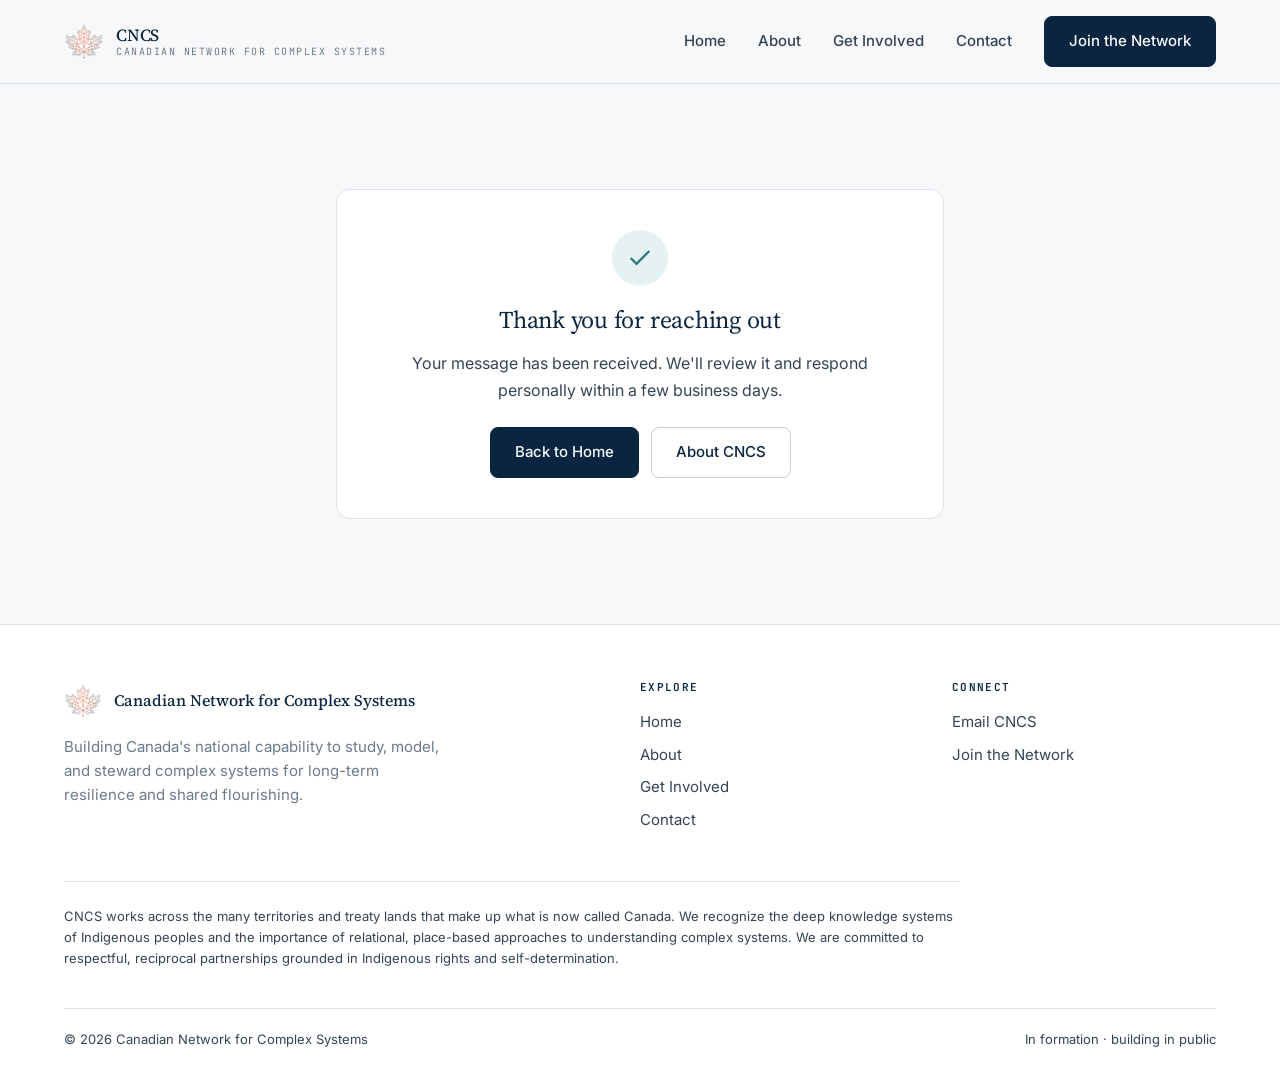
<file: thank-you.html>
<!DOCTYPE html>
<html lang="en">
<head>
  <meta charset="UTF-8">
  <meta name="viewport" content="width=device-width, initial-scale=1.0">
  <title>Thank You | Canadian Network for Complex Systems</title>
  <link rel="preconnect" href="https://fonts.googleapis.com">
  <link rel="preconnect" href="https://fonts.gstatic.com" crossorigin>
  <link href="https://fonts.googleapis.com/css2?family=Inter:wght@400;500;600;700&family=JetBrains+Mono:wght@400;500&family=Source+Serif+4:ital,wght@0,300;0,400;0,500;0,600;1,400&display=swap" rel="stylesheet">
  <link rel="stylesheet" href="css/styles.css">
  <link rel="icon" href="images/logo-mark.png" type="image/png">
</head>
<body>

  <nav class="nav">
    <div class="container">
      <div class="nav-inner">
        <a href="index.html" class="nav-logo">
          <img src="images/logo-mark.png" alt="CNCS" class="nav-logo-img">
          <span class="nav-logo-text">CNCS<small>Canadian Network for Complex Systems</small></span>
        </a>
        <div class="nav-links" id="navLinks">
          <a href="index.html" class="nav-link">Home</a>
          <a href="about.html" class="nav-link">About</a>
          <a href="get-involved.html" class="nav-link">Get Involved</a>
          <a href="contact.html" class="nav-link">Contact</a>
          <a href="get-involved.html" class="btn btn-primary">Join the Network</a>
        </div>
        <button class="nav-mobile-toggle" id="navToggle" aria-label="Menu">
          <svg xmlns="http://www.w3.org/2000/svg" width="20" height="20" viewBox="0 0 24 24" fill="none" stroke="currentColor" stroke-width="2"><line x1="3" y1="6" x2="21" y2="6"/><line x1="3" y1="12" x2="21" y2="12"/><line x1="3" y1="18" x2="21" y2="18"/></svg>
        </button>
      </div>
    </div>
  </nav>

  <section class="section" style="min-height: 60vh; display: flex; align-items: center;">
    <div class="container">
      <div class="contact-box">
        <div class="success-icon">
          <svg xmlns="http://www.w3.org/2000/svg" width="28" height="28" viewBox="0 0 24 24" fill="none" stroke="currentColor" stroke-width="2"><polyline points="20 6 9 17 4 12"></polyline></svg>
        </div>
        <h3>Thank you for reaching out</h3>
        <p>Your message has been received. We'll review it and respond personally within a few business days.</p>
        <div style="display: flex; gap: 0.75rem; justify-content: center; flex-wrap: wrap; margin-top: 1.5rem;">
          <a href="index.html" class="btn btn-primary">Back to Home</a>
          <a href="about.html" class="btn btn-secondary">About CNCS</a>
        </div>
      </div>
    </div>
  </section>

  <footer class="footer">
    <div class="container">
      <div class="footer-grid">
        <div>
          <div class="footer-brand">
            <img src="images/logo-mark.png" alt="CNCS">
            <span class="footer-brand-text">Canadian Network for Complex Systems</span>
          </div>
          <p class="footer-about">Building Canada's national capability to study, model, and steward complex systems for long-term resilience and shared flourishing.</p>
        </div>
        <div>
          <h4 class="footer-heading">Explore</h4>
          <a href="index.html" class="footer-link">Home</a>
          <a href="about.html" class="footer-link">About</a>
          <a href="get-involved.html" class="footer-link">Get Involved</a>
          <a href="contact.html" class="footer-link">Contact</a>
        </div>
        <div>
          <h4 class="footer-heading">Connect</h4>
          <a href="contact.html" class="footer-link">Email CNCS</a>
          <a href="get-involved.html" class="footer-link">Join the Network</a>
        </div>
      </div>
      <div class="footer-acknowledgment">
        <p>CNCS works across the many territories and treaty lands that make up what is now called Canada. We recognize the deep knowledge systems of Indigenous peoples and the importance of relational, place-based approaches to understanding complex systems. We are committed to respectful, reciprocal partnerships grounded in Indigenous rights and self-determination.</p>
      </div>
      <div class="footer-bottom">
        <p>© 2026 Canadian Network for Complex Systems</p>
        <p>In formation · building in public</p>
      </div>
    </div>
  </footer>

  <script src="js/main.js"></script>
</body>
</html>
</file>
<file: css/styles.css>
/* =========================================================
   Canadian Network for Complex Systems (CNCS)
   ========================================================= */

:root {
  /* Palette — cool, scientific, Canadian */
  --bg: #f7f8fa;
  --bg-card: #ffffff;
  --bg-subtle: #eef1f5;
  --bg-dark: #0a2540;
  --bg-dark-soft: #123559;

  --text: #0a2540;
  --text-secondary: #344456;
  --text-muted: #6b7a8c;
  --text-inverse: #f7f8fa;

  --border: #dde3ea;
  --border-strong: #c6cfd9;

  --accent: #2c7a7b;         /* teal — depth */
  --accent-hover: #226364;
  --accent-subtle: #e6f2f2;
  --accent-warm: #c05621;    /* muted amber — rare emphasis */

  --radius: 10px;
  --radius-lg: 14px;
  --shadow-sm: 0 1px 2px rgba(10, 37, 64, 0.04), 0 1px 3px rgba(10, 37, 64, 0.06);
  --shadow-md: 0 4px 6px rgba(10, 37, 64, 0.04), 0 10px 24px rgba(10, 37, 64, 0.08);
  --shadow-lg: 0 20px 60px rgba(10, 37, 64, 0.12);

  --transition: all 0.3s cubic-bezier(0.25, 0.1, 0.25, 1);

  --container: 1200px;
}

* { box-sizing: border-box; }

html { scroll-behavior: smooth; -webkit-text-size-adjust: 100%; }

body {
  margin: 0;
  background: var(--bg);
  color: var(--text);
  font-family: 'Inter', -apple-system, BlinkMacSystemFont, 'Segoe UI', sans-serif;
  font-size: 16px;
  line-height: 1.65;
  -webkit-font-smoothing: antialiased;
}

/* Typography */
h1, h2, h3, h4 {
  font-family: 'Source Serif 4', 'New York', Georgia, serif;
  color: var(--text);
  font-weight: 500;
  letter-spacing: -0.01em;
  margin: 0 0 0.75rem;
  line-height: 1.2;
}
h1 { font-size: clamp(2.25rem, 4.5vw, 3.5rem); font-weight: 400; letter-spacing: -0.02em; }
h2 { font-size: clamp(1.75rem, 3vw, 2.5rem); font-weight: 400; }
h3 { font-size: 1.375rem; font-weight: 500; }
h4 { font-size: 1.125rem; font-weight: 600; }

p {
  color: var(--text-secondary);
  margin: 0 0 1rem;
}

a { color: var(--accent); text-decoration: none; transition: color 0.2s; }
a:hover { color: var(--accent-hover); }

strong { color: var(--text); font-weight: 600; }

em { font-family: 'Source Serif 4', Georgia, serif; font-style: italic; }

.label {
  font-family: 'JetBrains Mono', 'SF Mono', Menlo, monospace;
  font-size: 0.75rem;
  font-weight: 500;
  text-transform: uppercase;
  letter-spacing: 0.12em;
  color: var(--accent);
  margin: 0 0 1rem;
  display: block;
}

.container {
  max-width: var(--container);
  margin: 0 auto;
  padding: 0 1.5rem;
}

/* ================= Navigation ================= */
.nav {
  position: sticky;
  top: 0;
  z-index: 100;
  background: rgba(247, 248, 250, 0.85);
  backdrop-filter: saturate(180%) blur(14px);
  -webkit-backdrop-filter: saturate(180%) blur(14px);
  border-bottom: 1px solid var(--border);
}

.nav-inner {
  display: flex;
  align-items: center;
  justify-content: space-between;
  padding: 1rem 0;
  gap: 2rem;
}

.nav-logo {
  display: flex;
  align-items: center;
  gap: 0.75rem;
  text-decoration: none;
  color: var(--text);
  font-family: 'Source Serif 4', Georgia, serif;
  font-weight: 500;
  font-size: 1.0625rem;
  letter-spacing: -0.01em;
}

.nav-logo-img {
  height: 40px;
  width: 40px;
  object-fit: contain;
}

.nav-logo-text { line-height: 1.1; }
.nav-logo-text small {
  display: block;
  font-family: 'JetBrains Mono', monospace;
  font-size: 0.625rem;
  font-weight: 400;
  letter-spacing: 0.15em;
  text-transform: uppercase;
  color: var(--text-muted);
  margin-top: 2px;
}

.nav-links {
  display: flex;
  align-items: center;
  gap: 2rem;
}

.nav-link {
  font-size: 0.9375rem;
  color: var(--text-secondary);
  font-weight: 500;
  text-decoration: none;
  position: relative;
  padding: 0.25rem 0;
}
.nav-link:hover { color: var(--text); }
.nav-link.active {
  color: var(--accent);
}
.nav-link.active::after {
  content: '';
  position: absolute;
  left: 0;
  right: 0;
  bottom: -4px;
  height: 2px;
  background: var(--accent);
  border-radius: 2px;
}

.nav-mobile-toggle {
  display: none;
  background: transparent;
  border: 1px solid var(--border);
  border-radius: 6px;
  padding: 0.5rem;
  cursor: pointer;
  color: var(--text);
}

@media (max-width: 768px) {
  .nav-links { display: none; }
  .nav-mobile-toggle { display: flex; align-items: center; justify-content: center; }
  .nav-links.open {
    display: flex;
    position: absolute;
    top: 100%;
    left: 0;
    right: 0;
    flex-direction: column;
    align-items: flex-start;
    gap: 0;
    background: var(--bg-card);
    border-bottom: 1px solid var(--border);
    padding: 1rem 1.5rem;
    box-shadow: var(--shadow-md);
  }
  .nav-links.open .nav-link {
    width: 100%;
    padding: 0.75rem 0;
    border-bottom: 1px solid var(--border);
  }
  .nav-links.open .nav-link:last-child { border-bottom: none; }
}

/* ================= Buttons ================= */
.btn {
  display: inline-flex;
  align-items: center;
  gap: 0.5rem;
  padding: 0.75rem 1.5rem;
  border-radius: 8px;
  font-family: 'Inter', sans-serif;
  font-size: 0.9375rem;
  font-weight: 500;
  text-decoration: none;
  border: 1px solid transparent;
  cursor: pointer;
  transition: var(--transition);
}
.btn-primary {
  background: var(--bg-dark);
  color: var(--text-inverse);
  border-color: var(--bg-dark);
}
.btn-primary:hover {
  background: var(--bg-dark-soft);
  color: var(--text-inverse);
  transform: translateY(-1px);
  box-shadow: var(--shadow-md);
}
.btn-secondary {
  background: transparent;
  color: var(--text);
  border-color: var(--border-strong);
}
.btn-secondary:hover {
  background: var(--bg-card);
  border-color: var(--text);
  transform: translateY(-1px);
}

/* ================= Hero ================= */
.hero {
  position: relative;
  padding: 5rem 0 4.5rem;
  overflow: hidden;
  border-bottom: 1px solid var(--border);
}

.hero-grid {
  display: grid;
  grid-template-columns: 1.3fr 1fr;
  gap: 3rem;
  align-items: center;
}

.hero-content { position: relative; z-index: 2; }
.hero-eyebrow {
  font-family: 'JetBrains Mono', monospace;
  font-size: 0.75rem;
  text-transform: uppercase;
  letter-spacing: 0.15em;
  color: var(--accent);
  margin-bottom: 1.25rem;
}
.hero-title {
  font-size: clamp(2.5rem, 5vw, 4rem);
  line-height: 1.08;
  letter-spacing: -0.025em;
  font-weight: 400;
  margin: 0 0 1.25rem;
}
.hero-title em {
  color: var(--accent);
  font-style: italic;
}
.hero-description {
  font-size: 1.125rem;
  line-height: 1.6;
  color: var(--text-secondary);
  margin-bottom: 2rem;
  max-width: 34rem;
}
.hero-actions {
  display: flex;
  gap: 0.75rem;
  flex-wrap: wrap;
}

/* Hero logo — animated network leaf */
.hero-logo {
  position: relative;
  aspect-ratio: 1 / 1;
  max-width: 500px;
  width: 100%;
  margin-left: auto;
}
.hero-logo-img {
  position: absolute;
  inset: 0;
  width: 100%;
  height: 100%;
  object-fit: contain;
  animation: logo-breathe 7s ease-in-out infinite;
}
@keyframes logo-breathe {
  0%, 100% {
    filter: drop-shadow(0 0 18px rgba(192, 86, 33, 0.12))
            drop-shadow(0 0 2px rgba(44, 122, 123, 0.08));
  }
  50% {
    filter: drop-shadow(0 0 34px rgba(192, 86, 33, 0.32))
            drop-shadow(0 0 6px rgba(44, 122, 123, 0.18));
  }
}

/* Signal pulse dots — positioned over key node locations in the leaf */
.hero-logo-pulse {
  position: absolute;
  width: 14px;
  height: 14px;
  border-radius: 50%;
  background: var(--accent-warm);
  transform: translate(-50%, -50%) scale(0.5);
  opacity: 0;
  pointer-events: none;
  box-shadow:
    0 0 0 2px rgba(192, 86, 33, 0.25),
    0 0 16px 4px rgba(192, 86, 33, 0.55);
  animation: logo-pulse 5s ease-in-out infinite;
}
@keyframes logo-pulse {
  0%, 100% { opacity: 0;    transform: translate(-50%, -50%) scale(0.5); }
  20%      { opacity: 0.95; transform: translate(-50%, -50%) scale(1.3); }
  60%      { opacity: 0;    transform: translate(-50%, -50%) scale(2.2); }
}
/* Ripple ring on the center node */
.hero-logo-core {
  position: absolute;
  left: 50%; top: 52%;
  width: 22px; height: 22px;
  border-radius: 50%;
  transform: translate(-50%, -50%);
  pointer-events: none;
  box-shadow: 0 0 0 0 rgba(192, 86, 33, 0.55);
  animation: logo-core 5s ease-out infinite;
}
@keyframes logo-core {
  0%   { box-shadow: 0 0 0 0   rgba(192, 86, 33, 0.55); }
  70%  { box-shadow: 0 0 0 48px rgba(192, 86, 33, 0);   }
  100% { box-shadow: 0 0 0 0   rgba(192, 86, 33, 0);   }
}

@media (max-width: 880px) {
  .hero-grid { grid-template-columns: 1fr; }
  .hero-logo { max-width: 360px; margin: 0 auto; }
  .hero-logo-pulse { width: 11px; height: 11px; }
}

/* ================= Section ================= */
.section {
  padding: 5rem 0;
}
.section.bg-white { background: var(--bg-card); border-top: 1px solid var(--border); border-bottom: 1px solid var(--border); }
.section.bg-dark  { background: var(--bg-dark); color: var(--text-inverse); }
.section.bg-dark h1, .section.bg-dark h2, .section.bg-dark h3 { color: var(--text-inverse); }
.section.bg-dark p { color: rgba(247, 248, 250, 0.82); }
.section.bg-dark .label { color: #5eb6b7; }

.section-header {
  max-width: 40rem;
  margin: 0 auto 3rem;
  text-align: center;
}
.section-header.left { text-align: left; margin-left: 0; }
.section-header h2 { margin-bottom: 0.5rem; }
.section-header p { font-size: 1.0625rem; color: var(--text-muted); }

/* ================= Content Grid (prose w/ sidebar label) ================= */
.content-grid {
  display: grid;
  grid-template-columns: 200px 1fr;
  gap: 3rem;
  max-width: 960px;
  margin: 0 auto;
}
.content-body > *:first-child { margin-top: 0; }
.content-body p { font-size: 1.0625rem; line-height: 1.7; }
.content-body h3 { margin-top: 0; margin-bottom: 1rem; font-size: 1.625rem; font-family: 'Source Serif 4', Georgia, serif; font-weight: 400; }
.content-body h4 { margin-top: 2rem; margin-bottom: 0.75rem; }
.content-sidebar .label { margin-bottom: 0; }

@media (max-width: 768px) {
  .content-grid { grid-template-columns: 1fr; gap: 1rem; }
}

/* ================= Capability cards ================= */
.cards-grid {
  display: grid;
  grid-template-columns: repeat(auto-fit, minmax(280px, 1fr));
  gap: 1.25rem;
}

.card {
  background: var(--bg-card);
  border: 1px solid var(--border);
  border-radius: var(--radius);
  padding: 1.75rem;
  transition: var(--transition);
  position: relative;
  overflow: hidden;
}
.card::before {
  content: '';
  position: absolute; top: 0; left: 0; right: 0;
  height: 2px;
  background: var(--accent);
  transform: scaleX(0);
  transform-origin: left;
  transition: transform 0.4s ease;
}
.card:hover {
  transform: translateY(-3px);
  box-shadow: var(--shadow-md);
  border-color: var(--border-strong);
}
.card:hover::before { transform: scaleX(1); }

.card-num {
  font-family: 'JetBrains Mono', monospace;
  font-size: 0.75rem;
  color: var(--text-muted);
  letter-spacing: 0.1em;
  margin-bottom: 0.75rem;
  display: block;
}
.card h3 {
  font-size: 1.1875rem;
  margin-bottom: 0.5rem;
  font-family: 'Source Serif 4', Georgia, serif;
  font-weight: 500;
}
.card p {
  font-size: 0.9375rem;
  margin-bottom: 0;
  color: var(--text-muted);
  line-height: 1.6;
}

/* Checklist (for Why Now / Get Involved bullets) */
.checklist {
  list-style: none;
  padding: 0;
  margin: 0 0 1.5rem;
  display: grid;
  gap: 0.75rem;
}
.checklist li {
  position: relative;
  padding-left: 1.75rem;
  color: var(--text-secondary);
  line-height: 1.55;
}
.checklist li::before {
  content: '';
  position: absolute;
  left: 0;
  top: 0.55em;
  width: 8px;
  height: 8px;
  border-radius: 50%;
  background: var(--accent);
  box-shadow: 0 0 0 3px var(--accent-subtle);
}
.section.bg-dark .checklist li { color: rgba(247, 248, 250, 0.85); }
.section.bg-dark .checklist li::before { box-shadow: 0 0 0 3px rgba(44, 122, 123, 0.2); }

/* Questions list (About > Our Approach) */
.questions {
  list-style: none;
  padding: 0;
  margin: 0;
  display: grid;
  gap: 1.25rem;
  counter-reset: q;
}
.questions li {
  counter-increment: q;
  padding: 1.25rem 1.5rem 1.25rem 3.5rem;
  background: var(--bg-card);
  border: 1px solid var(--border);
  border-radius: var(--radius);
  position: relative;
  font-family: 'Source Serif 4', Georgia, serif;
  font-style: italic;
  font-size: 1.125rem;
  color: var(--text);
  line-height: 1.5;
}
.questions li::before {
  content: counter(q, decimal-leading-zero);
  position: absolute;
  left: 1.25rem;
  top: 1.25rem;
  font-family: 'JetBrains Mono', monospace;
  font-style: normal;
  font-size: 0.6875rem;
  color: var(--accent);
  letter-spacing: 0.1em;
}

/* ================= CTA Section ================= */
.cta {
  padding: 5rem 0;
  background: var(--bg-dark);
  color: var(--text-inverse);
  text-align: center;
  border-top: 1px solid var(--border);
}
.cta h2 { color: var(--text-inverse); margin-bottom: 1rem; }
.cta p { color: rgba(247, 248, 250, 0.78); max-width: 36rem; margin: 0 auto 2rem; font-size: 1.0625rem; }
.cta .btn-primary {
  background: var(--accent);
  border-color: var(--accent);
}
.cta .btn-primary:hover { background: var(--accent-hover); border-color: var(--accent-hover); }
.cta .btn-secondary {
  background: transparent;
  color: var(--text-inverse);
  border-color: rgba(247, 248, 250, 0.3);
}
.cta .btn-secondary:hover {
  background: rgba(247, 248, 250, 0.08);
  border-color: var(--text-inverse);
}

/* ================= Footer ================= */
.footer {
  padding: 3.5rem 0 2rem;
  background: var(--bg-card);
  border-top: 1px solid var(--border);
}
.footer-grid {
  display: grid;
  grid-template-columns: 2fr 1fr 1fr;
  gap: 3rem;
  margin-bottom: 2.5rem;
}
.footer-brand {
  display: flex;
  align-items: center;
  gap: 0.75rem;
  margin-bottom: 1rem;
}
.footer-brand img { height: 38px; width: 38px; object-fit: contain; }
.footer-brand-text {
  font-family: 'Source Serif 4', Georgia, serif;
  font-size: 1rem;
  font-weight: 500;
}
.footer-about {
  font-size: 0.9375rem;
  color: var(--text-muted);
  max-width: 24rem;
  line-height: 1.6;
}
.footer-heading {
  font-family: 'JetBrains Mono', monospace;
  font-size: 0.6875rem;
  text-transform: uppercase;
  letter-spacing: 0.12em;
  color: var(--text);
  margin: 0 0 1rem;
  font-weight: 600;
}
.footer-link {
  display: block;
  font-size: 0.9375rem;
  color: var(--text-secondary);
  margin-bottom: 0.5rem;
  text-decoration: none;
}
.footer-link:hover { color: var(--accent); }
.footer-acknowledgment {
  padding: 1.5rem 0;
  border-top: 1px solid var(--border);
  font-size: 0.8125rem;
  color: var(--text-muted);
  line-height: 1.6;
  max-width: 56rem;
}
.footer-bottom {
  display: flex;
  justify-content: space-between;
  align-items: center;
  padding-top: 1.25rem;
  border-top: 1px solid var(--border);
  font-size: 0.8125rem;
  color: var(--text-muted);
}
.footer-bottom p { margin: 0; }

@media (max-width: 768px) {
  .footer-grid { grid-template-columns: 1fr; gap: 2rem; }
  .footer-bottom { flex-direction: column; gap: 0.5rem; text-align: center; }
}

/* ================= Page Hero (for non-home pages) ================= */
.page-hero {
  padding: 4rem 0 3rem;
  background: var(--bg);
  border-bottom: 1px solid var(--border);
}
.page-hero-inner { max-width: 48rem; }
.page-hero h1 {
  font-size: clamp(2.25rem, 4vw, 3.25rem);
  margin-bottom: 1rem;
  line-height: 1.1;
}
.page-hero p {
  font-size: 1.125rem;
  color: var(--text-secondary);
  line-height: 1.65;
  max-width: 38rem;
}

/* ================= Contact box ================= */
.contact-box {
  background: var(--bg-card);
  border: 1px solid var(--border);
  border-radius: var(--radius-lg);
  padding: 2.5rem;
  max-width: 38rem;
  margin: 0 auto;
  text-align: center;
}
.contact-box h3 {
  font-family: 'Source Serif 4', Georgia, serif;
  font-weight: 400;
  font-size: 1.5rem;
  margin-bottom: 1rem;
}
.contact-box .email-link {
  display: inline-block;
  font-family: 'JetBrains Mono', monospace;
  font-size: 1rem;
  padding: 0.875rem 1.5rem;
  background: var(--bg-subtle);
  border-radius: 8px;
  margin-top: 0.75rem;
  color: var(--text);
  border: 1px solid var(--border);
  transition: var(--transition);
}
.contact-box .email-link:hover {
  background: var(--accent-subtle);
  border-color: var(--accent);
  color: var(--accent);
}

/* ================= Forms ================= */
.form {
  max-width: 40rem;
  margin: 0 auto;
}
.form-row {
  display: grid;
  grid-template-columns: 1fr 1fr;
  gap: 1.25rem;
}
.form-group {
  display: flex;
  flex-direction: column;
  gap: 0.375rem;
  margin-bottom: 1.25rem;
}
.form-label {
  font-size: 0.875rem;
  font-weight: 500;
  color: var(--text);
}
.form-label .optional {
  font-weight: 400;
  color: var(--text-muted);
  font-size: 0.8125rem;
}
.form-input,
.form-select,
.form-textarea {
  font-family: 'Inter', sans-serif;
  font-size: 0.9375rem;
  color: var(--text);
  padding: 0.75rem 1rem;
  border: 1px solid var(--border);
  border-radius: 8px;
  background: var(--bg-card);
  transition: border-color 0.2s, box-shadow 0.2s;
  outline: none;
  width: 100%;
}
.form-input:focus,
.form-select:focus,
.form-textarea:focus {
  border-color: var(--accent);
  box-shadow: 0 0 0 3px var(--accent-subtle);
}
.form-input::placeholder,
.form-textarea::placeholder {
  color: var(--text-muted);
  opacity: 0.7;
}
.form-select {
  appearance: none;
  background-image: url("data:image/svg+xml,%3Csvg xmlns='http://www.w3.org/2000/svg' width='12' height='8' fill='none' stroke='%236b7a8c' stroke-width='1.5'%3E%3Cpath d='M1 1.5l5 5 5-5'/%3E%3C/svg%3E");
  background-repeat: no-repeat;
  background-position: right 1rem center;
  padding-right: 2.5rem;
  cursor: pointer;
}
.form-textarea {
  resize: vertical;
  min-height: 7rem;
  line-height: 1.6;
}
.form-submit {
  margin-top: 0.5rem;
}

/* Success page */
.success-icon {
  display: inline-flex;
  align-items: center;
  justify-content: center;
  width: 56px;
  height: 56px;
  border-radius: 50%;
  background: var(--accent-subtle);
  color: var(--accent);
  margin-bottom: 1.25rem;
}

@media (max-width: 600px) {
  .form-row { grid-template-columns: 1fr; }
}
</file>
